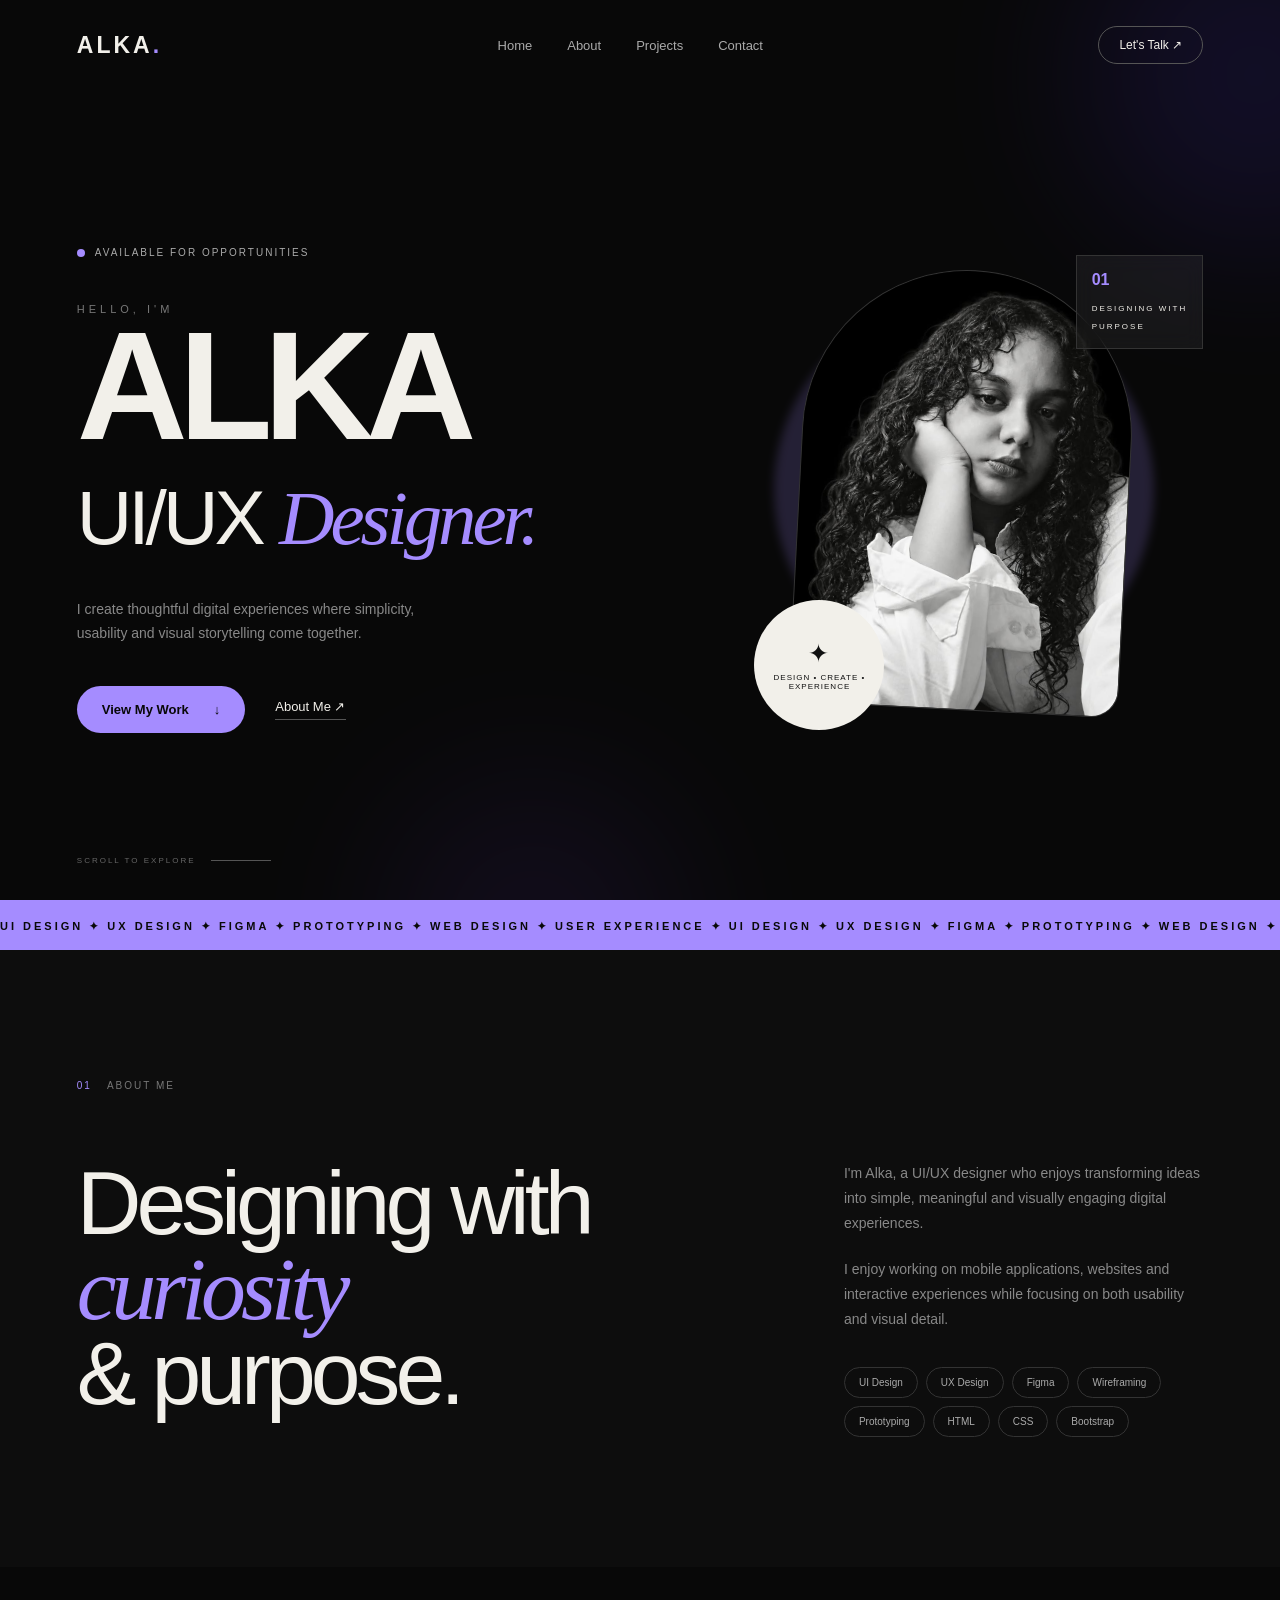
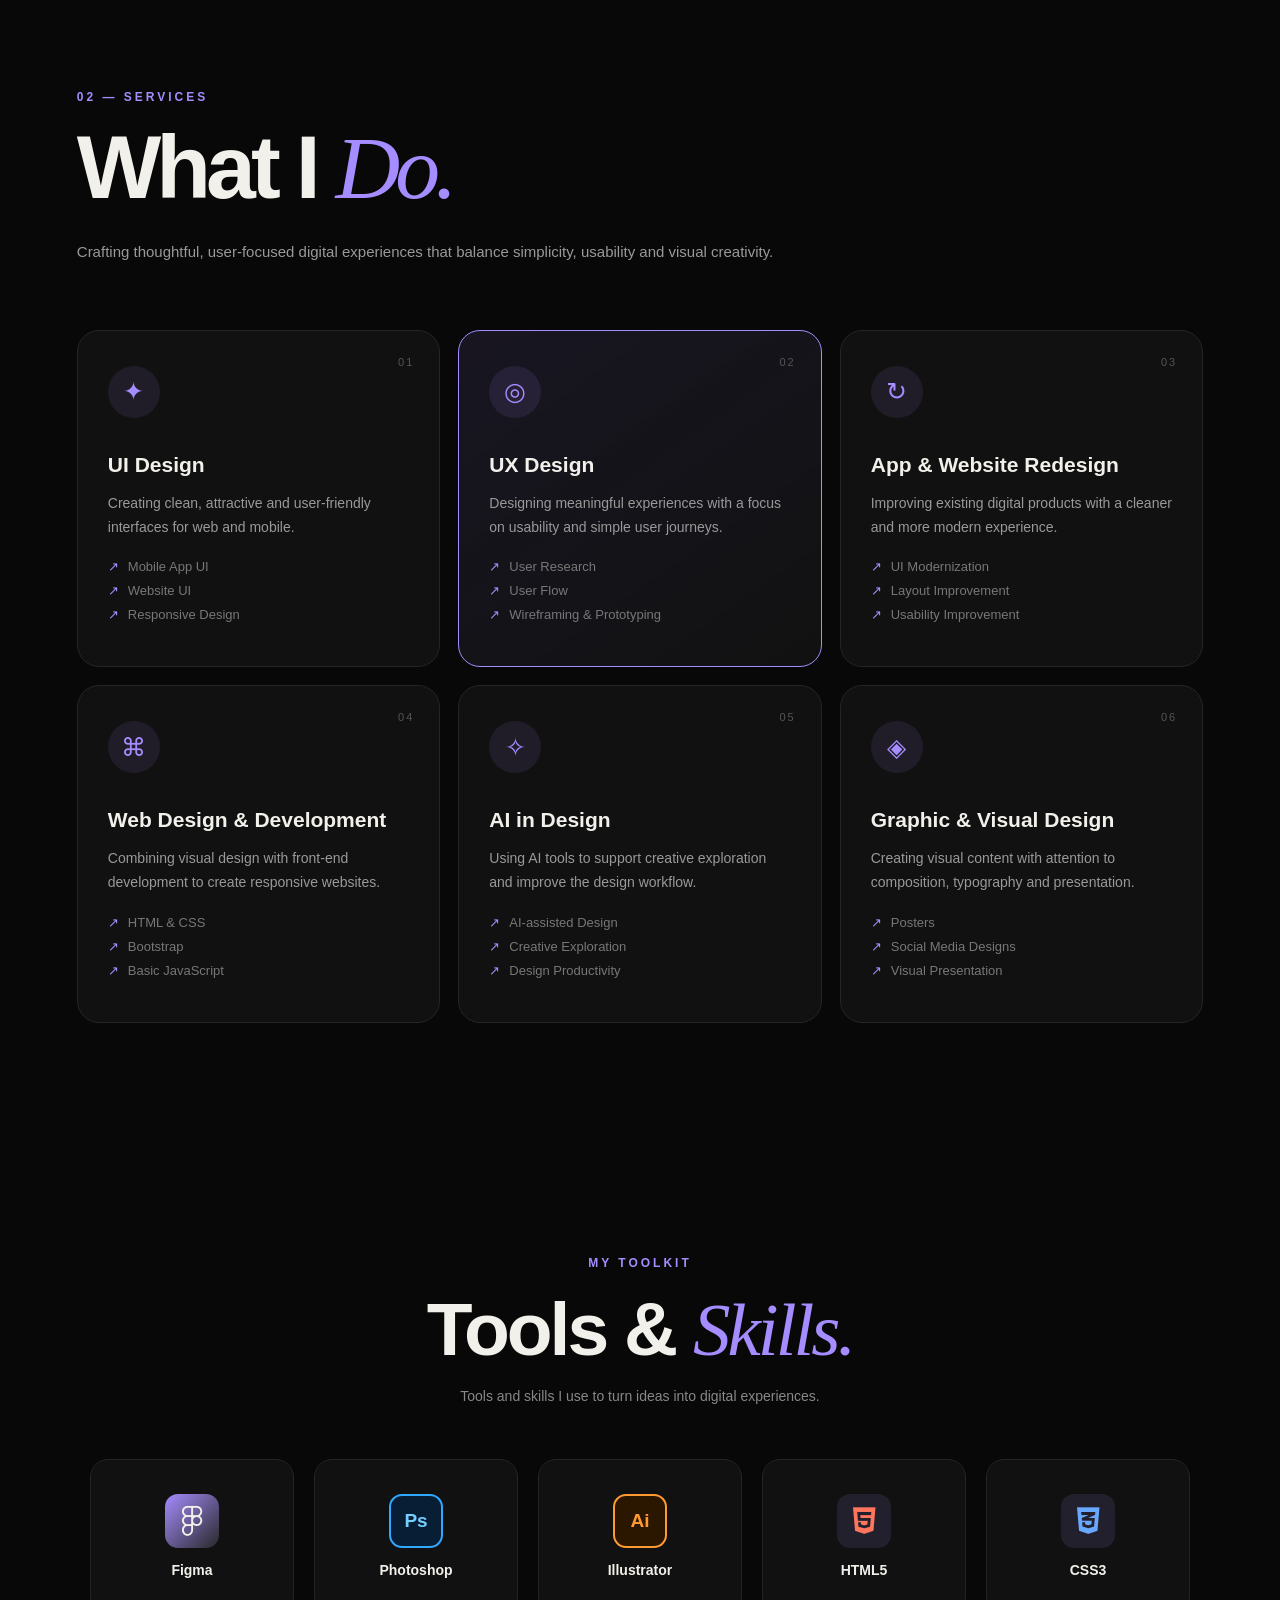
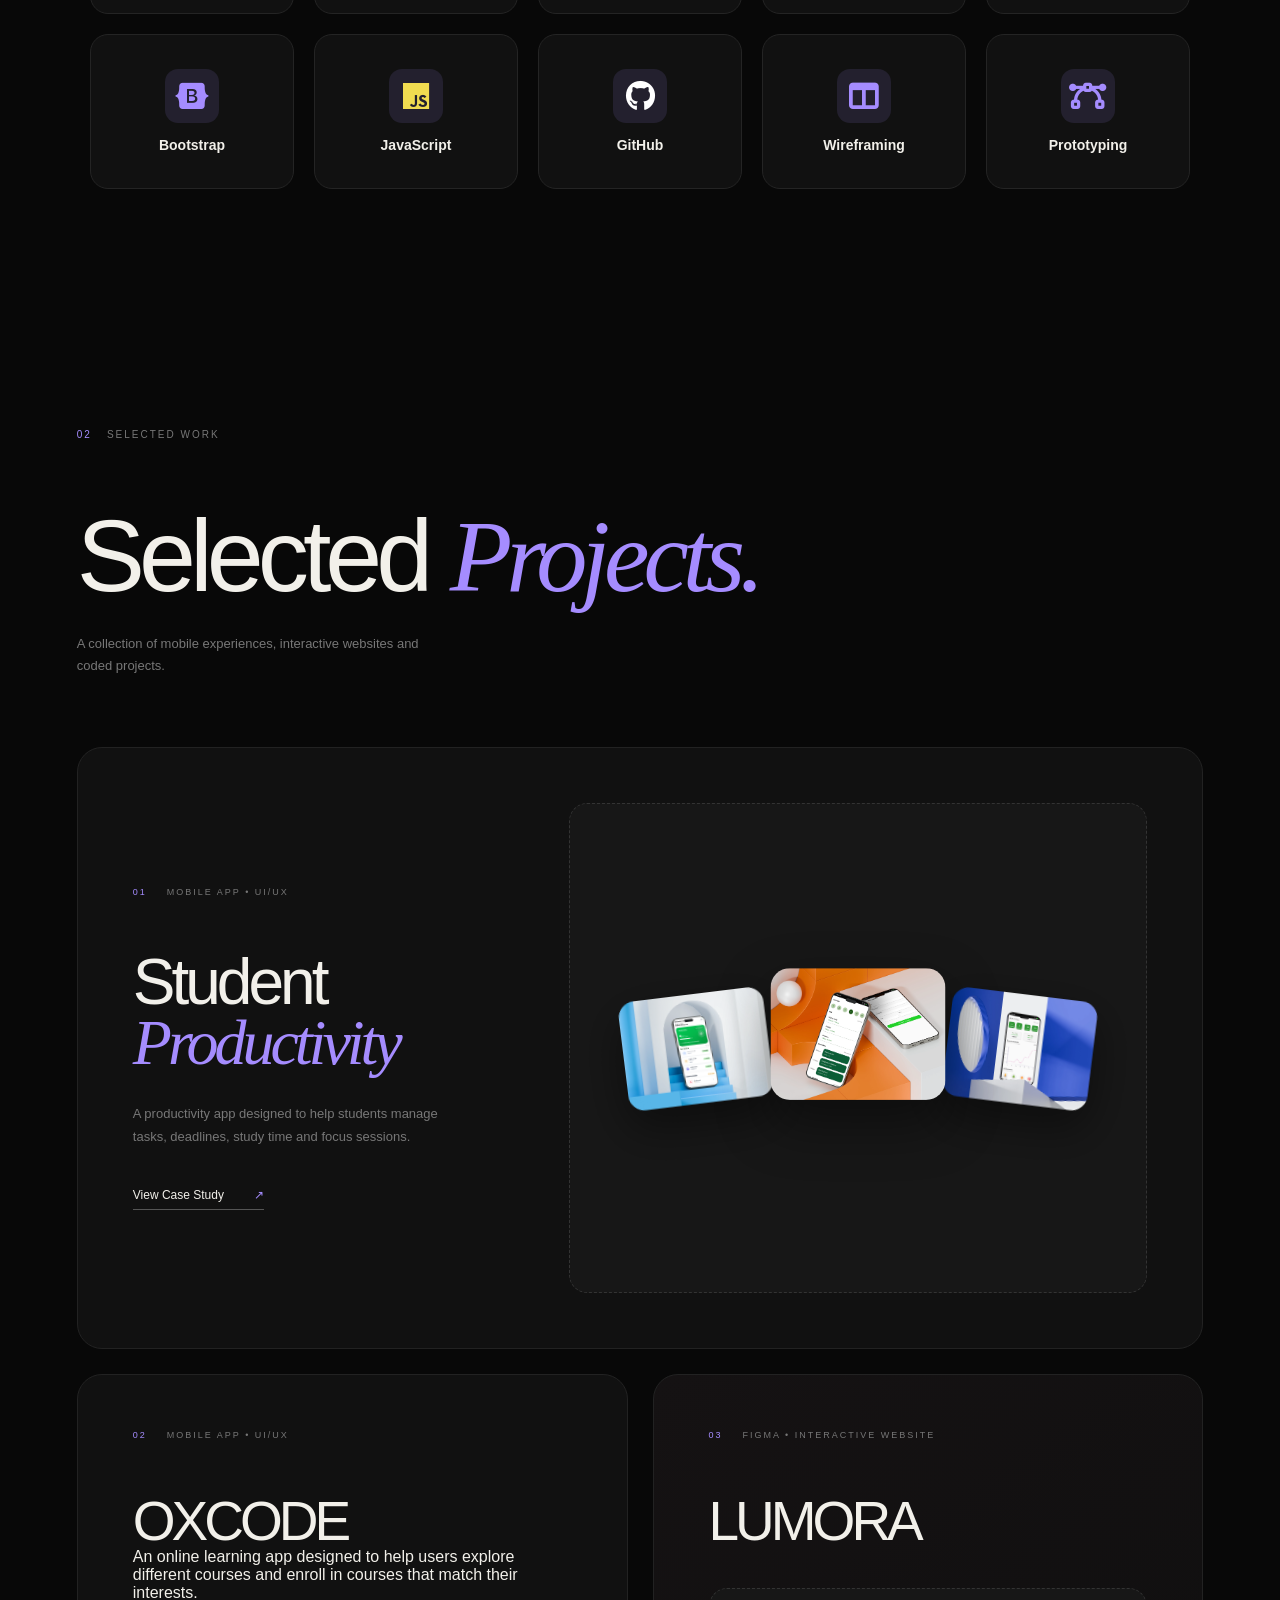
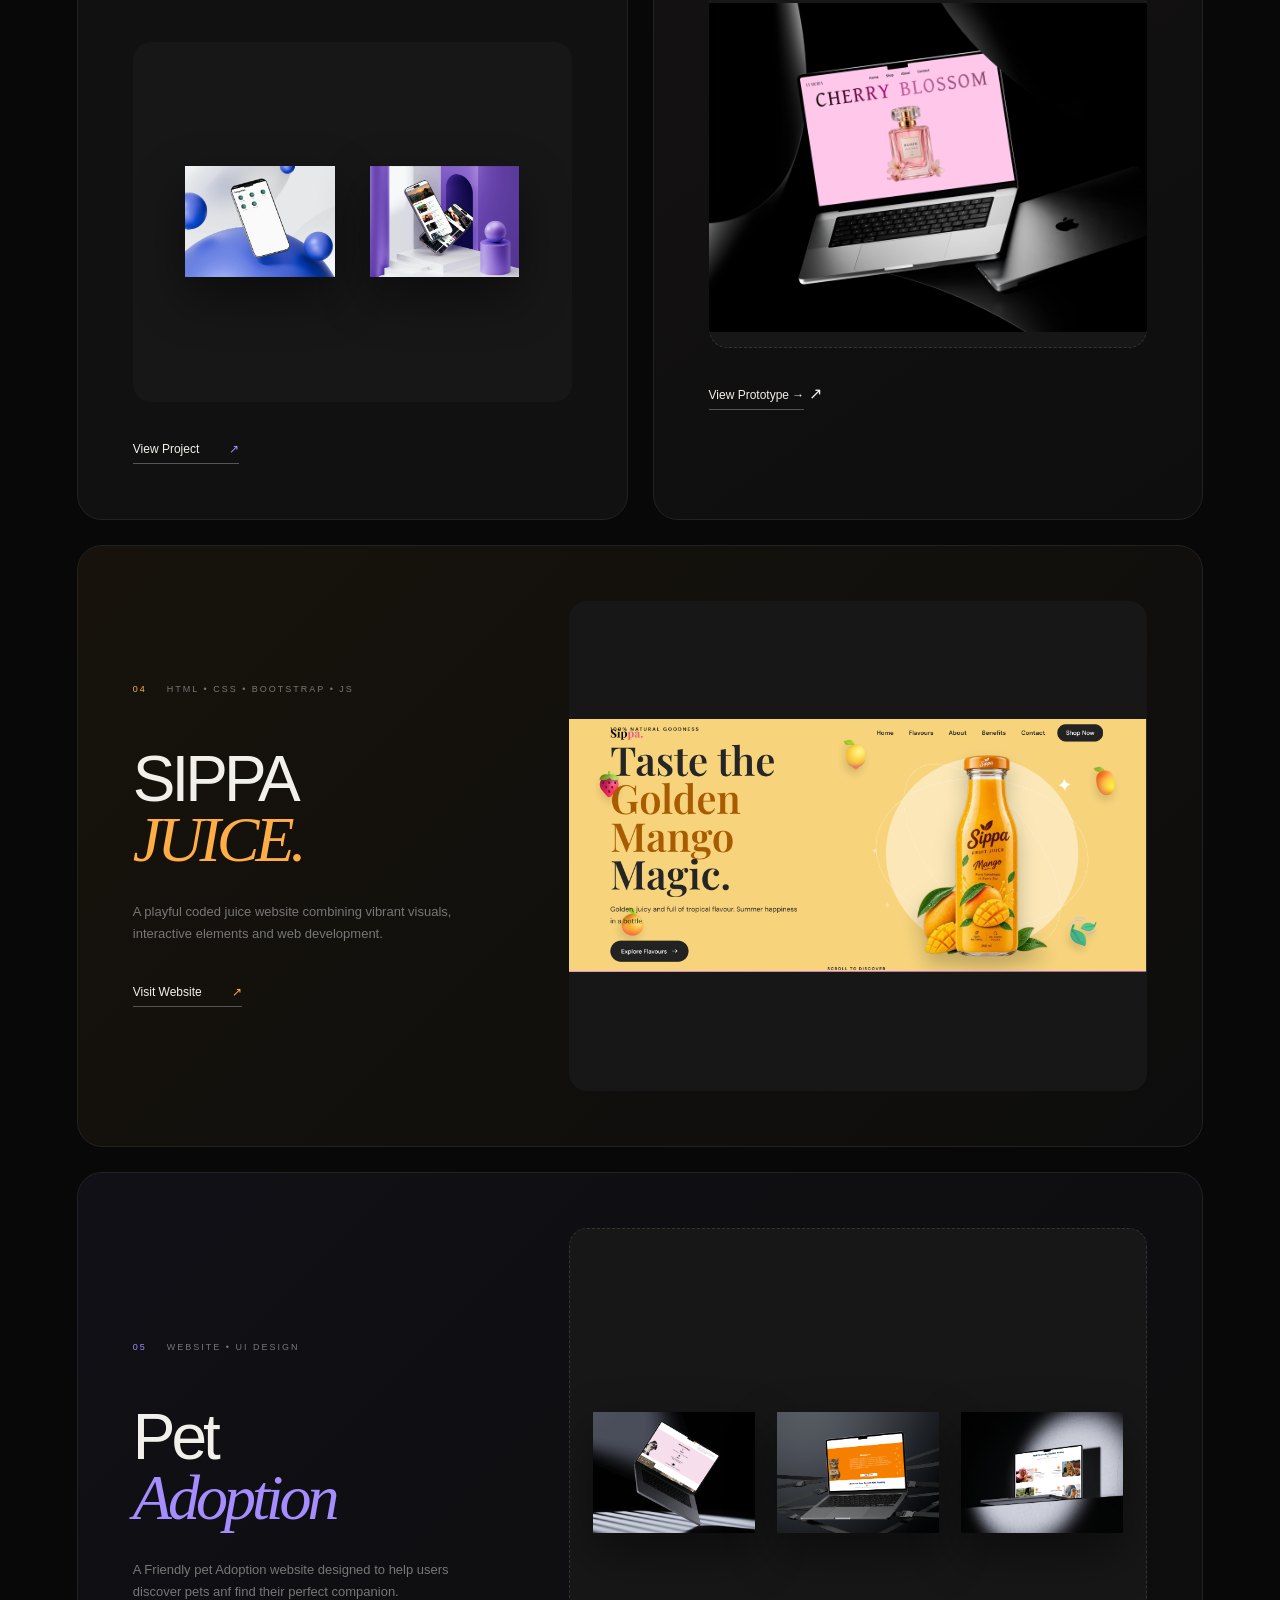
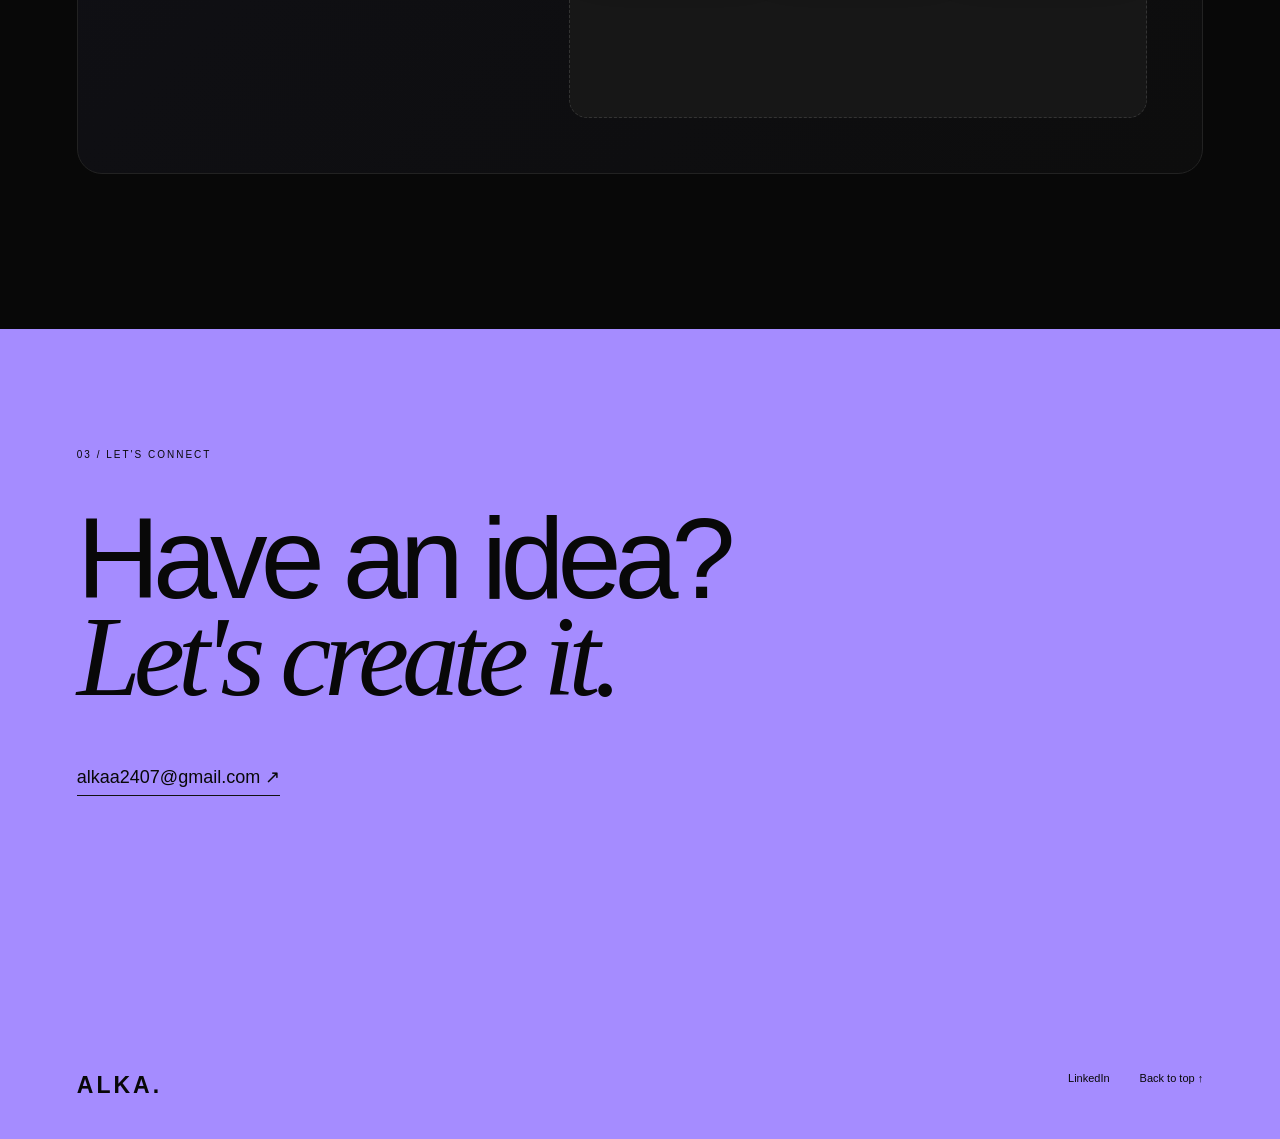
<file: index.html>
<!DOCTYPE html>
<html lang="en">

<head>
    <meta charset="UTF-8">
    <meta name="viewport" content="width=device-width, initial-scale=1.0">

    <title>Alka — UI/UX Designer</title>

    <link rel="stylesheet" href="style.css">
    <link rel="stylesheet"
href="https://cdnjs.cloudflare.com/ajax/libs/font-awesome/6.5.2/css/all.min.css">


</head>

<body>

    <!-- NAVBAR -->

    <nav class="navbar">

        <a href="#home" class="logo">
            ALKA<span>.</span>
        </a>

        <div class="nav-links">
            <a href="#home">Home</a>
            <a href="#about">About</a>
            <a href="#projects">Projects</a>
            <a href="#contact">Contact</a>
        </div>

        <a href="#contact" class="talk-btn">
            Let's Talk ↗
        </a>

    </nav>


    <!-- HERO -->

    <section class="hero" id="home">

        <div class="hero-glow glow-one"></div>
        <div class="hero-glow glow-two"></div>

        <div class="hero-left">

            <div class="available">
                <span></span>
                AVAILABLE FOR OPPORTUNITIES
            </div>

            <p class="hello">HELLO, I'M</p>

            <h1>
                ALKA
            </h1>

            <h2>
                UI/UX <em>Designer.</em>
            </h2>

            <p class="hero-description">
                I create thoughtful digital experiences
                where simplicity, usability and visual
                storytelling come together.
            </p>

            <div class="hero-buttons">

                <a href="#projects" class="main-btn">
                    View My Work
                    <span>↓</span>
                </a>

                <a href="#about" class="text-btn">
                    About Me ↗
                </a>

            </div>

        </div>


        <!-- YOUR PHOTO -->

        <div class="hero-right">

            <div class="photo-decoration"></div>

            <div class="photo-frame">

                <img
                    src="images/alka-photo.jpg"
                    alt="Alka UI UX Designer"
                    class="alka-photo"
                >

                <div class="photo-placeholder">
                    ADD YOUR<br>PHOTO
                </div>

            </div>

            <div class="designer-tag">
                <span>✦</span>
                DESIGN • CREATE • EXPERIENCE
            </div>

            <div class="small-card">
                <strong>01</strong>
                <span>
                    DESIGNING WITH<br>
                    PURPOSE
                </span>
            </div>

        </div>


        <div class="scroll">
            SCROLL TO EXPLORE
            <span></span>
        </div>

    </section>



    <!-- MOVING TEXT -->

    <section class="ticker">

        <div class="ticker-text">
            UI DESIGN ✦ UX DESIGN ✦ FIGMA ✦
            PROTOTYPING ✦ WEB DESIGN ✦
            USER EXPERIENCE ✦
            UI DESIGN ✦ UX DESIGN ✦ FIGMA ✦
            PROTOTYPING ✦ WEB DESIGN ✦
        </div>

    </section>



    <!-- ABOUT -->

    <section class="about section" id="about">

        <div class="section-label">
            <span>01</span>
            ABOUT ME
        </div>


        <div class="about-grid">

            <div class="about-title">

                <h2>
                    Designing with
                    <em>curiosity</em>
                    & purpose.
                </h2>

            </div>


            <div class="about-content">

                <p>
                    I'm Alka, a UI/UX designer who enjoys
                    transforming ideas into simple, meaningful
                    and visually engaging digital experiences.
                </p>

                <p>
                    I enjoy working on mobile applications,
                    websites and interactive experiences while
                    focusing on both usability and visual detail.
                </p>


                <div class="skills">

                    <span>UI Design</span>
                    <span>UX Design</span>
                    <span>Figma</span>
                    <span>Wireframing</span>
                    <span>Prototyping</span>
                    <span>HTML</span>
                    <span>CSS</span>
                    <span>Bootstrap</span>

                </div>

            </div>

        </div>

    </section>



    <!-- PROJECTS -->
     <!-- ================= SERVICES ================= -->
      

<section class="services-section" id="services">

    <div class="services-heading">
        <span class="section-number">02 — SERVICES</span>
        <h2>What I <em>Do.</em></h2>

        <p>
            Crafting thoughtful, user-focused digital experiences
            that balance simplicity, usability and visual creativity.
        </p>
    </div>

    <div class="services-grid">

        <!-- UI DESIGN -->
        <div class="service-card">
            <div class="service-icon">✦</div>
            <span class="service-no">01</span>

            <h3>UI Design</h3>

            <p>
                Creating clean, attractive and user-friendly
                interfaces for web and mobile.
            </p>

            <ul>
                <li>Mobile App UI</li>
                <li>Website UI</li>
                <li>Responsive Design</li>
            </ul>
        </div>


        <!-- UX DESIGN -->
        <div class="service-card featured-service">
            <div class="service-icon">◎</div>
            <span class="service-no">02</span>

            <h3>UX Design</h3>

            <p>
                Designing meaningful experiences with a focus
                on usability and simple user journeys.
            </p>

            <ul>
                <li>User Research</li>
                <li>User Flow</li>
                <li>Wireframing & Prototyping</li>
            </ul>
        </div>


        <!-- REDESIGN -->
        <div class="service-card">
            <div class="service-icon">↻</div>
            <span class="service-no">03</span>

            <h3>App & Website Redesign</h3>

            <p>
                Improving existing digital products with a
                cleaner and more modern experience.
            </p>

            <ul>
                <li>UI Modernization</li>
                <li>Layout Improvement</li>
                <li>Usability Improvement</li>
            </ul>
        </div>


        <!-- WEB DESIGN -->
        <div class="service-card">
            <div class="service-icon">⌘</div>
            <span class="service-no">04</span>

            <h3>Web Design & Development</h3>

            <p>
                Combining visual design with front-end
                development to create responsive websites.
            </p>

            <ul>
                <li>HTML & CSS</li>
                <li>Bootstrap</li>
                <li>Basic JavaScript</li>
            </ul>
        </div>


        <!-- AI -->
        <div class="service-card">
            <div class="service-icon">✧</div>
            <span class="service-no">05</span>

            <h3>AI in Design</h3>

            <p>
                Using AI tools to support creative exploration
                and improve the design workflow.
            </p>

            <ul>
                <li>AI-assisted Design</li>
                <li>Creative Exploration</li>
                <li>Design Productivity</li>
            </ul>
        </div>


        <!-- GRAPHIC -->
        <div class="service-card">
            <div class="service-icon">◈</div>
            <span class="service-no">06</span>

            <h3>Graphic & Visual Design</h3>

            <p>
                Creating visual content with attention to
                composition, typography and presentation.
            </p>

            <ul>
                <li>Posters</li>
                <li>Social Media Designs</li>
                <li>Visual Presentation</li>
            </ul>
        </div>

    </div>

</section>
<!-- ================= TOOLS & SKILLS ================= -->

<section class="skills-section" id="skills">

    <div class="skills-heading">
        <span>MY TOOLKIT</span>
        <h2>Tools & <em>Skills.</em></h2>
        <p>Tools and skills I use to turn ideas into digital experiences.</p>
    </div>

    <div class="skills-grid">

        <!-- FIGMA -->
        <div class="skill-card">
            <div class="skill-icon figma">
                <i class="fa-brands fa-figma"></i>
            </div>
            <h3>Figma</h3>
        </div>

        <!-- PHOTOSHOP -->
        <div class="skill-card">
            <div class="skill-icon photoshop">
                <span>Ps</span>
            </div>
            <h3>Photoshop</h3>
        </div>

        <!-- ILLUSTRATOR -->
        <div class="skill-card">
            <div class="skill-icon illustrator">
                <span>Ai</span>
            </div>
            <h3>Illustrator</h3>
        </div>

        <!-- HTML -->
        <div class="skill-card">
            <div class="skill-icon html">
                <i class="fa-brands fa-html5"></i>
            </div>
            <h3>HTML5</h3>
        </div>

        <!-- CSS -->
        <div class="skill-card">
            <div class="skill-icon css">
                <i class="fa-brands fa-css3-alt"></i>
            </div>
            <h3>CSS3</h3>
        </div>

        <!-- BOOTSTRAP -->
        <div class="skill-card">
            <div class="skill-icon bootstrap">
                <i class="fa-brands fa-bootstrap"></i>
            </div>
            <h3>Bootstrap</h3>
        </div>

        <!-- JAVASCRIPT -->
        <div class="skill-card">
            <div class="skill-icon javascript">
                <i class="fa-brands fa-js"></i>
            </div>
            <h3>JavaScript</h3>
        </div>

        <!-- GITHUB -->
        <div class="skill-card">
            <div class="skill-icon github">
                <i class="fa-brands fa-github"></i>
            </div>
            <h3>GitHub</h3>
        </div>

        <!-- WIREFRAMING -->
        <div class="skill-card">
            <div class="skill-icon wireframe">
                <i class="fa-solid fa-table-columns"></i>
            </div>
            <h3>Wireframing</h3>
        </div>

        <!-- PROTOTYPING -->
        <div class="skill-card">
            <div class="skill-icon prototype">
                <i class="fa-solid fa-bezier-curve"></i>
            </div>
            <h3>Prototyping</h3>
        </div>

    </div>

</section>

    <section class="projects section" id="projects">

        <div class="projects-heading">

            <div class="section-label">
                <span>02</span>
                SELECTED WORK
            </div>

            <h2>
                Selected
                <em>Projects.</em>
            </h2>

            <p>
                A collection of mobile experiences,
                interactive websites and coded projects.
            </p>

        </div>



        <!-- PROJECT 01 -->

        <article class="project-card featured">

            <div class="project-text">

                <div class="project-meta">
                    <span>01</span>
                    <span>MOBILE APP • UI/UX</span>
                </div>

                <h3>
                    Student
                    <em>Productivity</em>
                </h3>

                <p>
                    A productivity app designed to help
                    students manage tasks, deadlines,
                    study time and focus sessions.
                </p>

                <a href="student-productivity.html"
                   class="project-btn">

                    View Case Study

                    <span>↗</span>

                </a>

            </div>


            <!-- STUDENT MOCKUP -->

            <div class="project-image">

                <div class="mockup-placeholder">
                    ADD STUDENT APP<br>
                    MOCKUP HERE
                </div>

                <div class="app-screens">
    <img src="images/student-1.png" alt="Student App Screen 1">
    <img src="images/student-2.png" alt="Student App Screen 2">
    <img src="images/student-3.png" alt="Student App Screen 3">
    
</div>

            </div>

        </article>



        <!-- PROJECT ROW -->

        <div class="project-row">


            <!-- PROJECT 02 -->

            <article class="project-card small-project">

                <div class="project-meta">
                    <span>02</span>
                    <span>MOBILE APP • UI/UX</span>
                </div>

                <h3>
                  OXCODE
                
                </h3>
                

<p class="project-description">

    An online learning app designed to help users explore different courses
    and enroll in courses that match their interests.
</p>


                <div class="small-mockup">

                    <div class="second-app-screens">
    <img src="images/second-1.png" alt="Learning App Screen 1">
    <img src="images/second-2.png" alt="Learning App Screen 2">
</div>

                </div>


                <a href="#"
                   class="project-btn">

                    View Project
                    <span>↗</span>

                </a>

            </article>



            <!-- PROJECT 03 -->

            <article class="project-card small-project perfume">

                <div class="project-meta">
                    <span>03</span>
                    <span>FIGMA • INTERACTIVE WEBSITE</span>
                </div>

                <h3>
                    LUMORA
            
                </h3>


                <div class="small-mockup">

                    <div class="mockup-placeholder">
                        ADD PERFUME<br>
                        MOCKUP
                    </div>

                    <img
                        src="images/perfume-mockup.png"
                        alt="Perfume Website Mockup"
                    >

                </div>


                <a href="https://www.figma.com/proto/LFHCLTjM7aONHgvI6O0NKR/Figma-basics?page-id=845%3A2&node-id=847-4&viewport=912%2C145%2C0.21&t=sUTYyCWgmlIPruXV-1&scaling=min-zoom&content-scaling=fixed&starting-point-node-id=847%3A4"
   target="_blank"
   class="project-btn">
    View Prototype →
</a>
                    
                    <span>↗</span>

                </a>

            </article>

        </div>



        <!-- PROJECT 04 - SIPPA JUICE -->

        <article class="project-card sippa">

            <div class="project-text">

                <div class="project-meta">
                    <span>04</span>
                    <span>HTML • CSS • BOOTSTRAP • JS</span>
                </div>

                <h3>
                    SIPPA
                    <em>JUICE.</em>
                </h3>

                <p>
                    A playful coded juice website combining
                    vibrant visuals, interactive elements
                    and web development.
                </p>

                <a href="https://sipp.tiiny.site/"
                target="-blank"
                   class="project-btn">

                    Visit Website
                    <span>↗</span>

                </a>

            </div>


            <div class="project-image">

                
    <img
        src="images/sippa-juice.png"
        alt="Sippa Juice Website"
    >
</div>

               
            </div>

        </article>



        <!-- PROJECT 05 -->

        <article class="project-card website-project">

            <div class="project-text">

                <div class="project-meta">
                    <span>05</span>
                    <span>WEBSITE • UI DESIGN</span>
                </div>

                <h3>
                    Pet
                    <em>Adoption</em>
                </h3>

                <p>
                    A Friendly pet Adoption website designed to help users discover pets anf find their perfect companion.
                </p>

               

            </div>


            <div class="project-image">

                <div class="mockup-placeholder">
                    ADD WEBSITE<br>
                    MOCKUP
                </div>

                <div class="pet-screens">
    <img src="images/pet-1.png" alt="Pet Adoption Screen 1">
    <img src="images/pet-2.png" alt="Pet Adoption Screen 2">
    <img src="images/pet-3.png" alt="Pet Adoption Screen 3">
</div>

            </div>

        </article>

    </section>



    <!-- CONTACT -->

    <section class="contact" id="contact">

        <p class="contact-label">
            03 / LET'S CONNECT
        </p>

        <h2>
            Have an idea?
            <br>

            <em>
                Let's create it.
            </em>
        </h2>


        <!-- CHANGE EMAIL -->

        <a
            href="mailto:alkaa2407@gmail.com"
            class="email"
        >
            alkaa2407@gmail.com ↗
        </a>


        <div class="footer">

            <div class="footer-logo">
                ALKA<span>.</span>
            </div>


            <div class="footer-links">

                <!-- ADD LINKEDIN LINK HERE -->

                <a href="https://www.linkedin.com/in/alka-p/">
                    LinkedIn
                    
                </a>

                <a href="#home">
                    Back to top ↑
                </a>

            </div>

        </div>

    </section>


    <script src="script.js"></script>

</body>
</html>
</file>
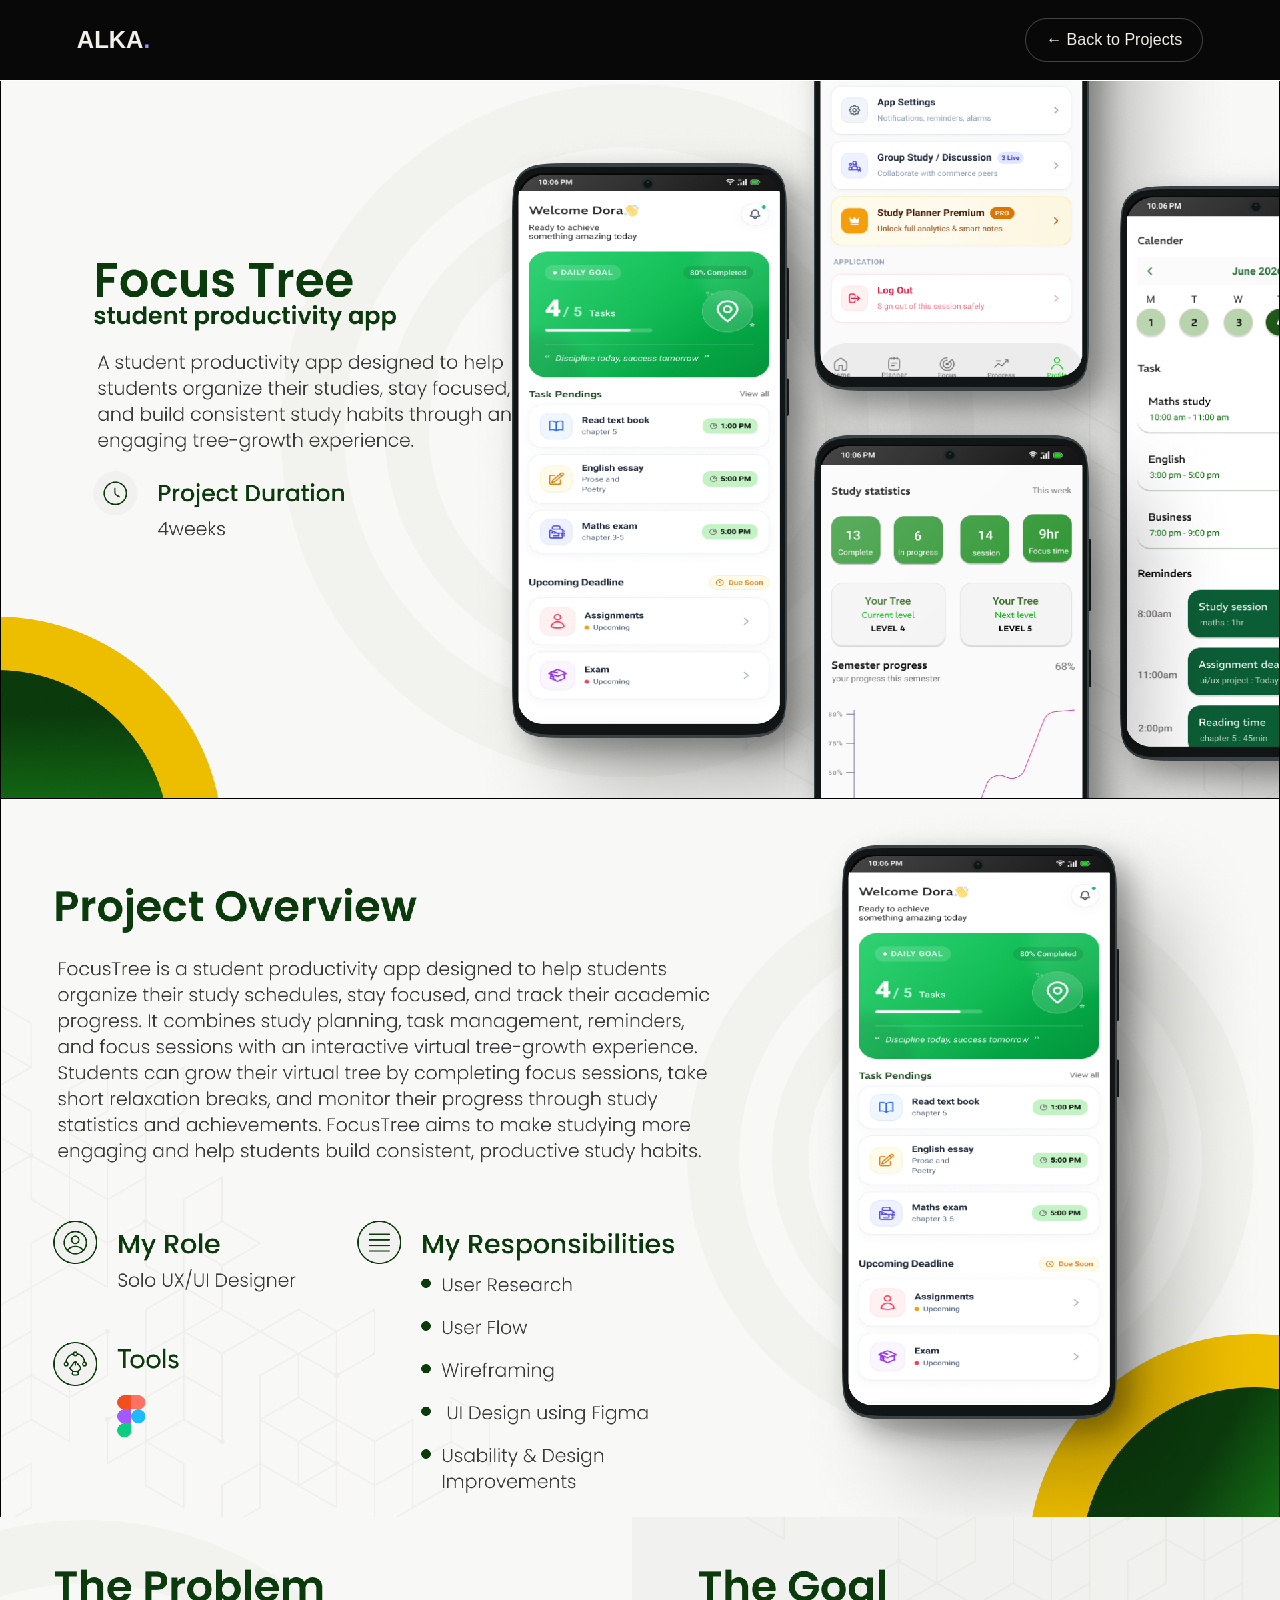
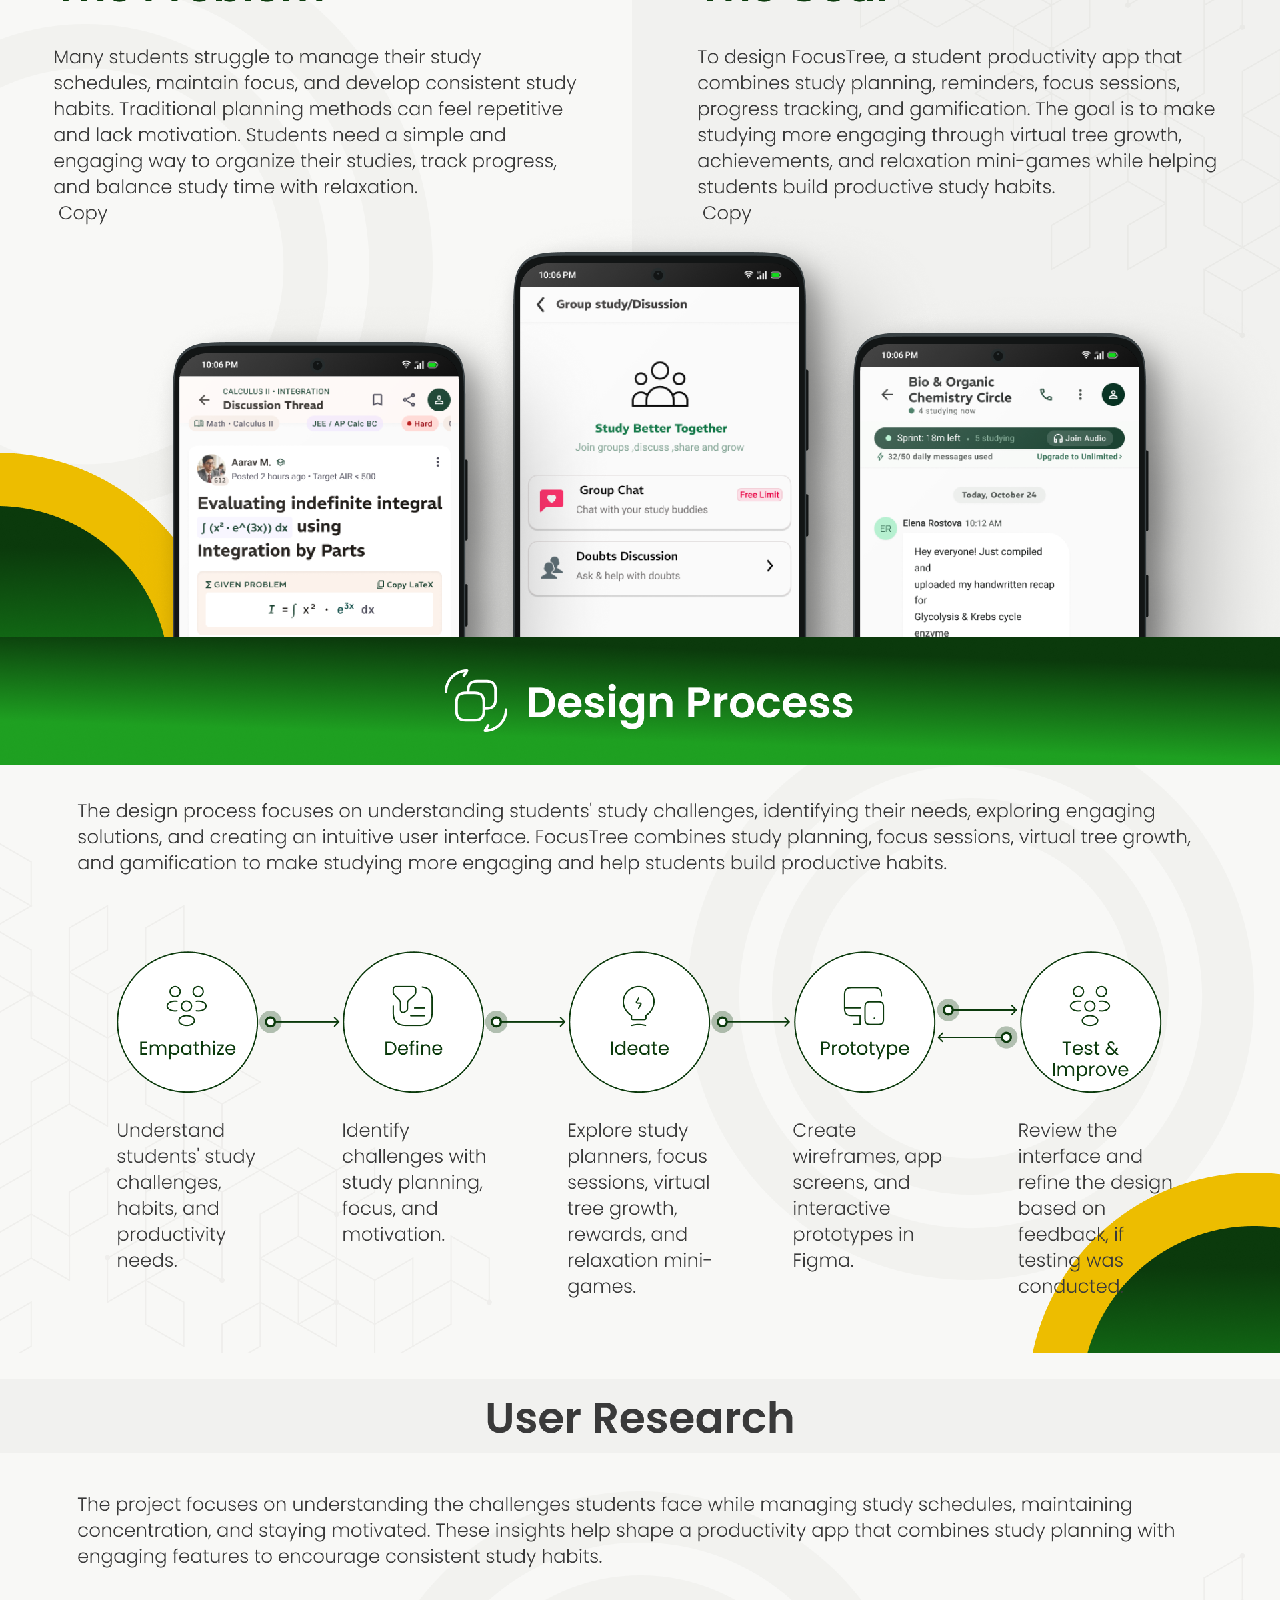
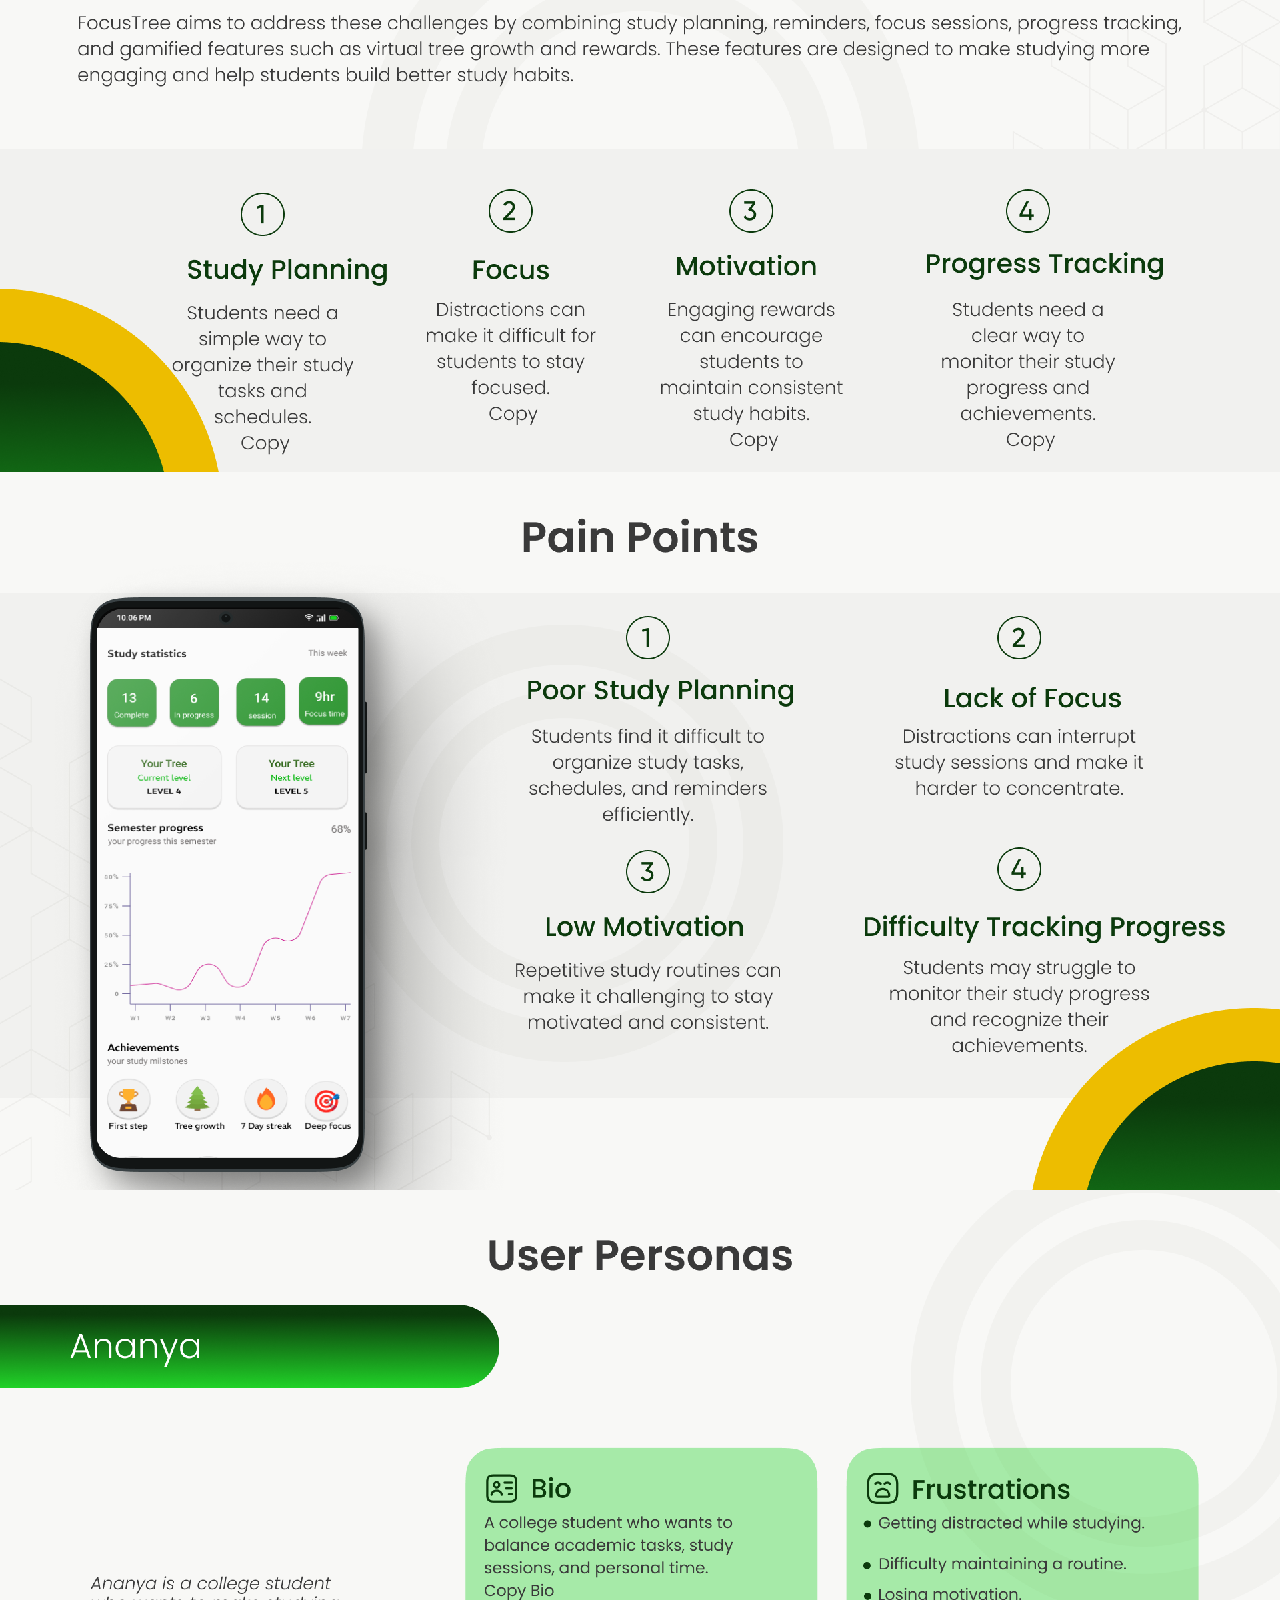
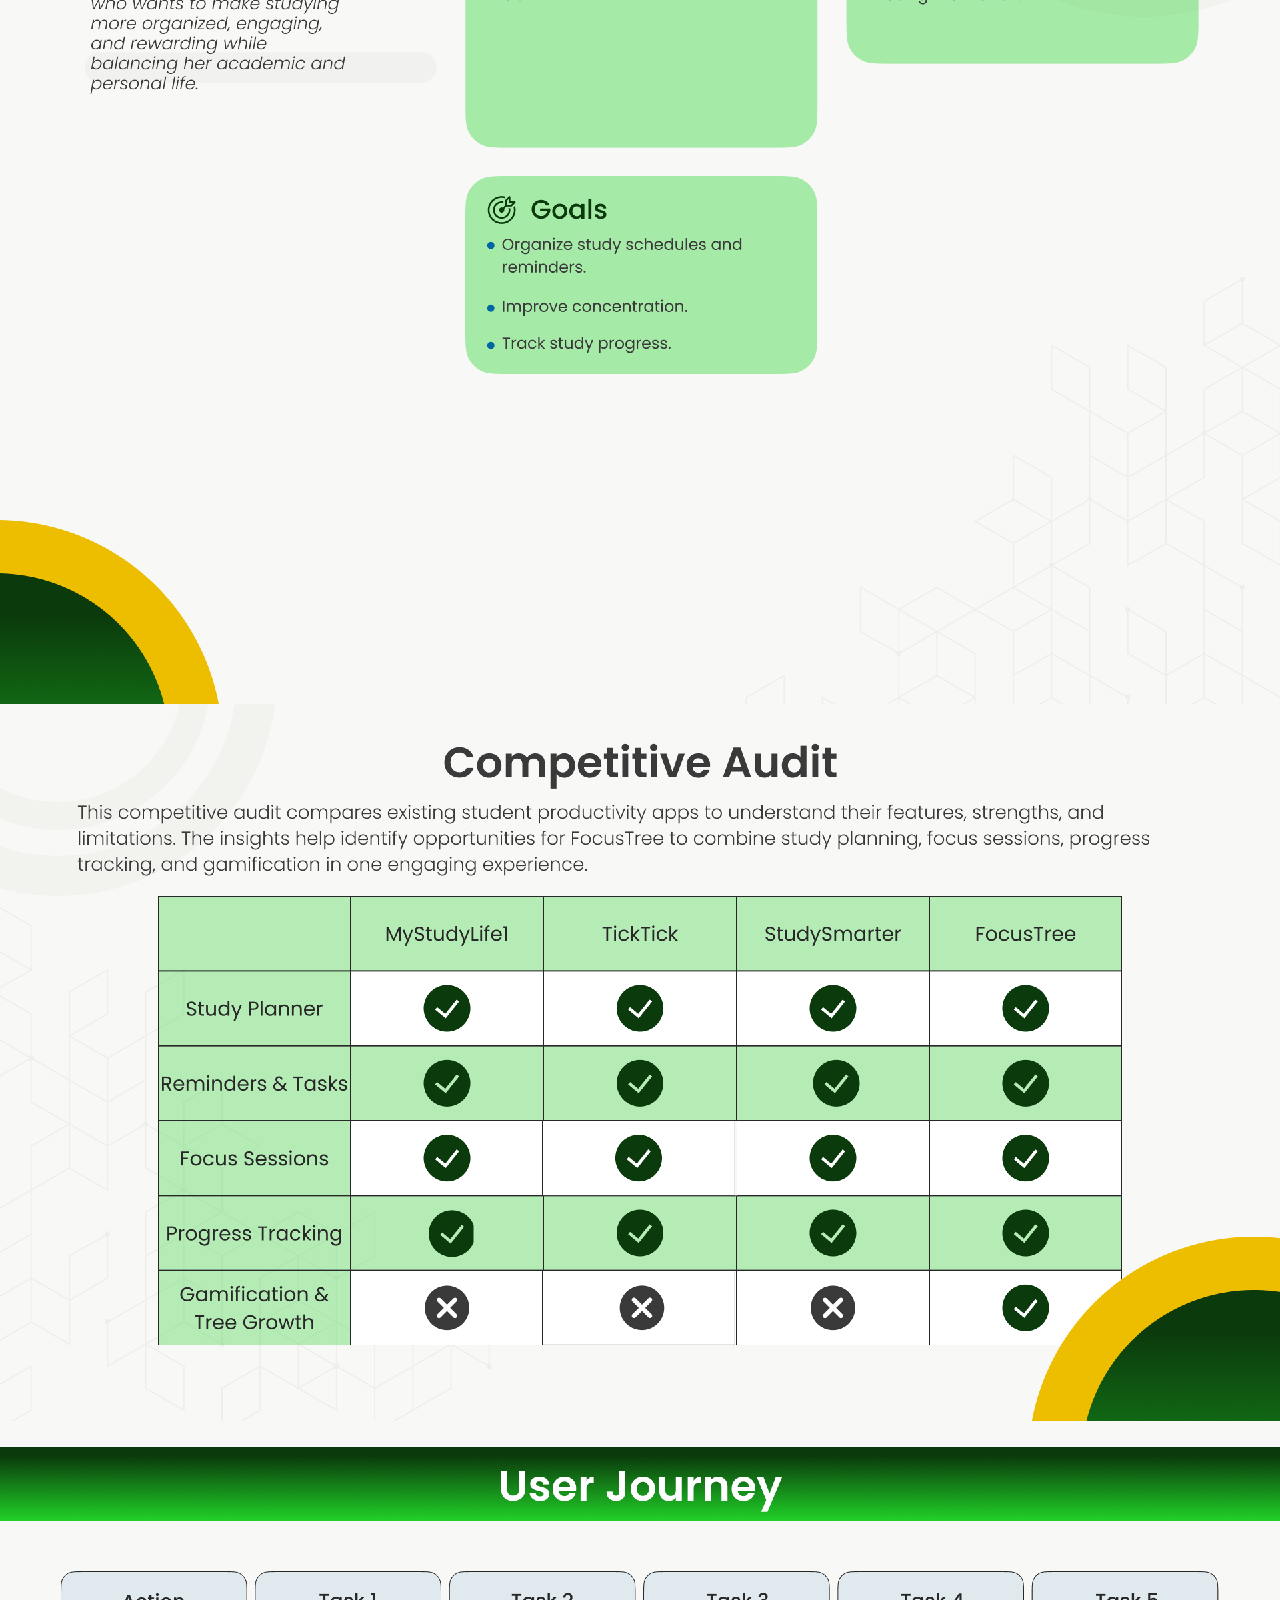
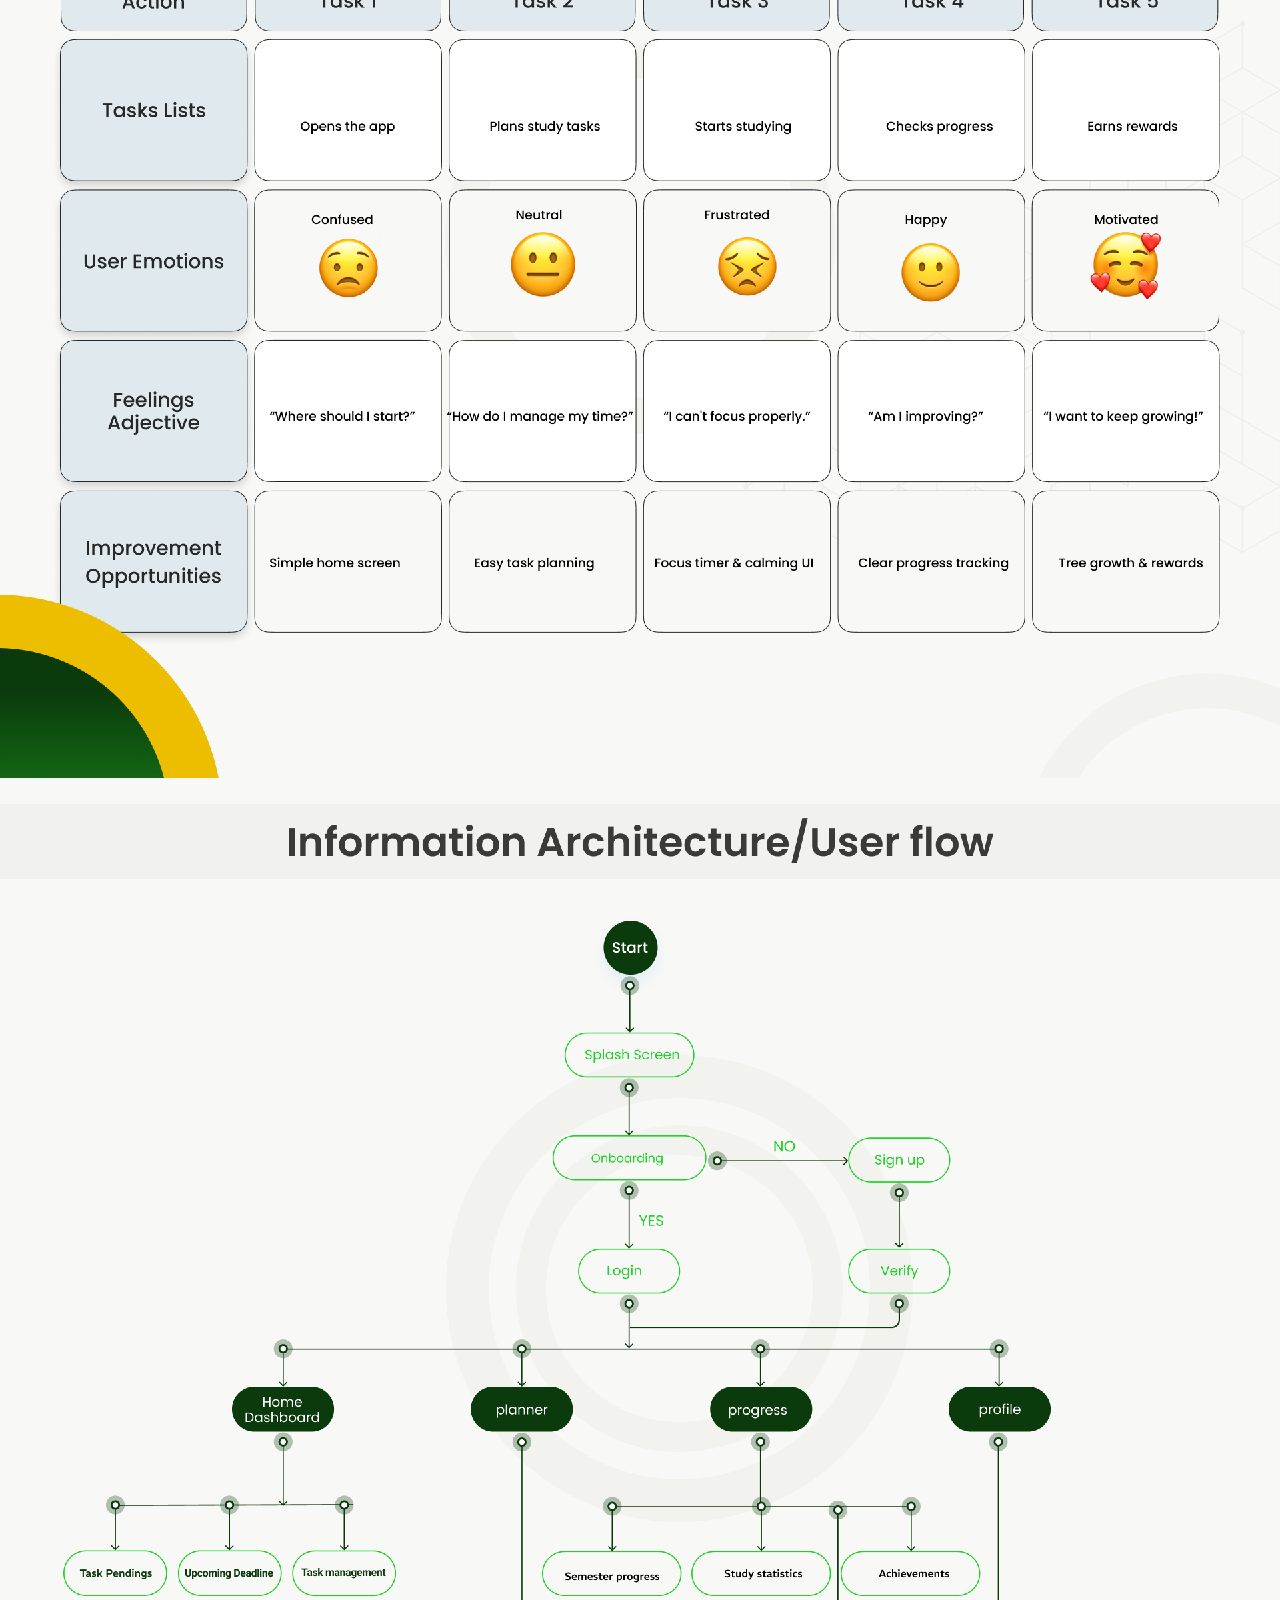
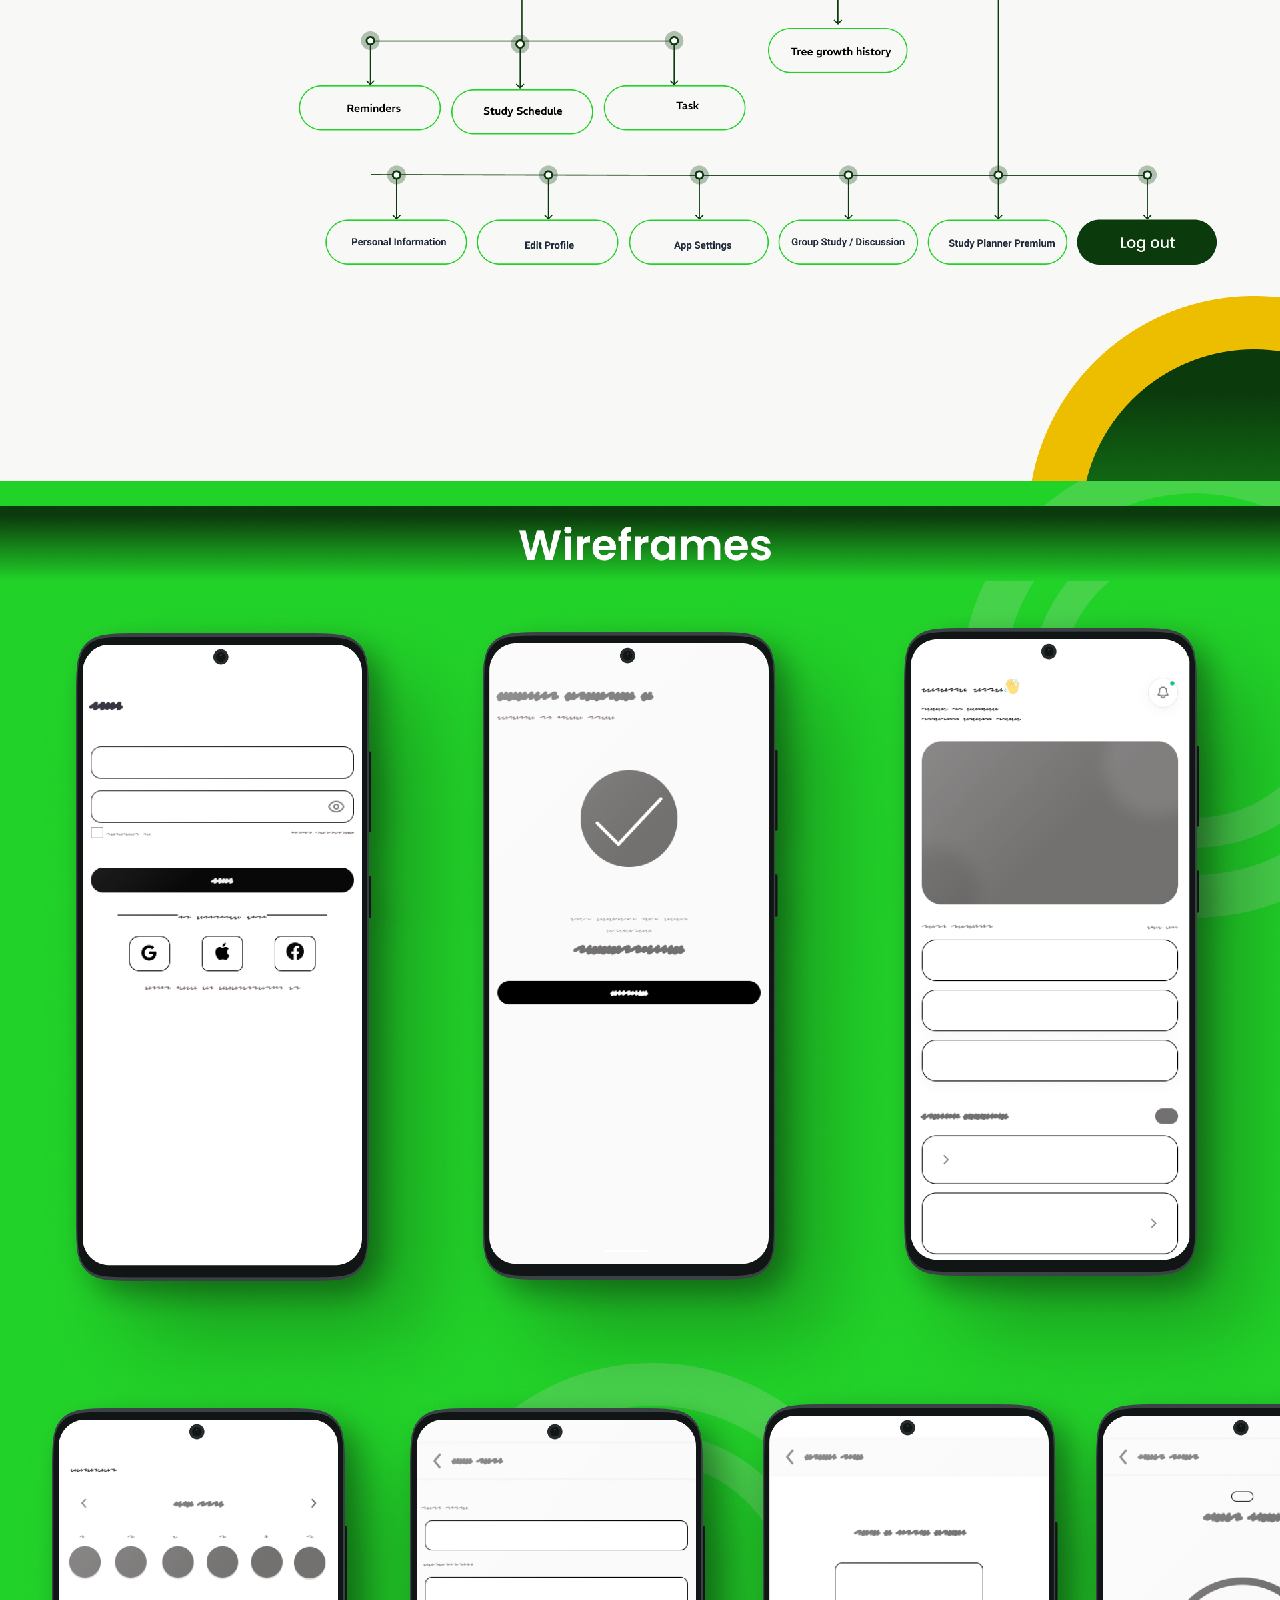
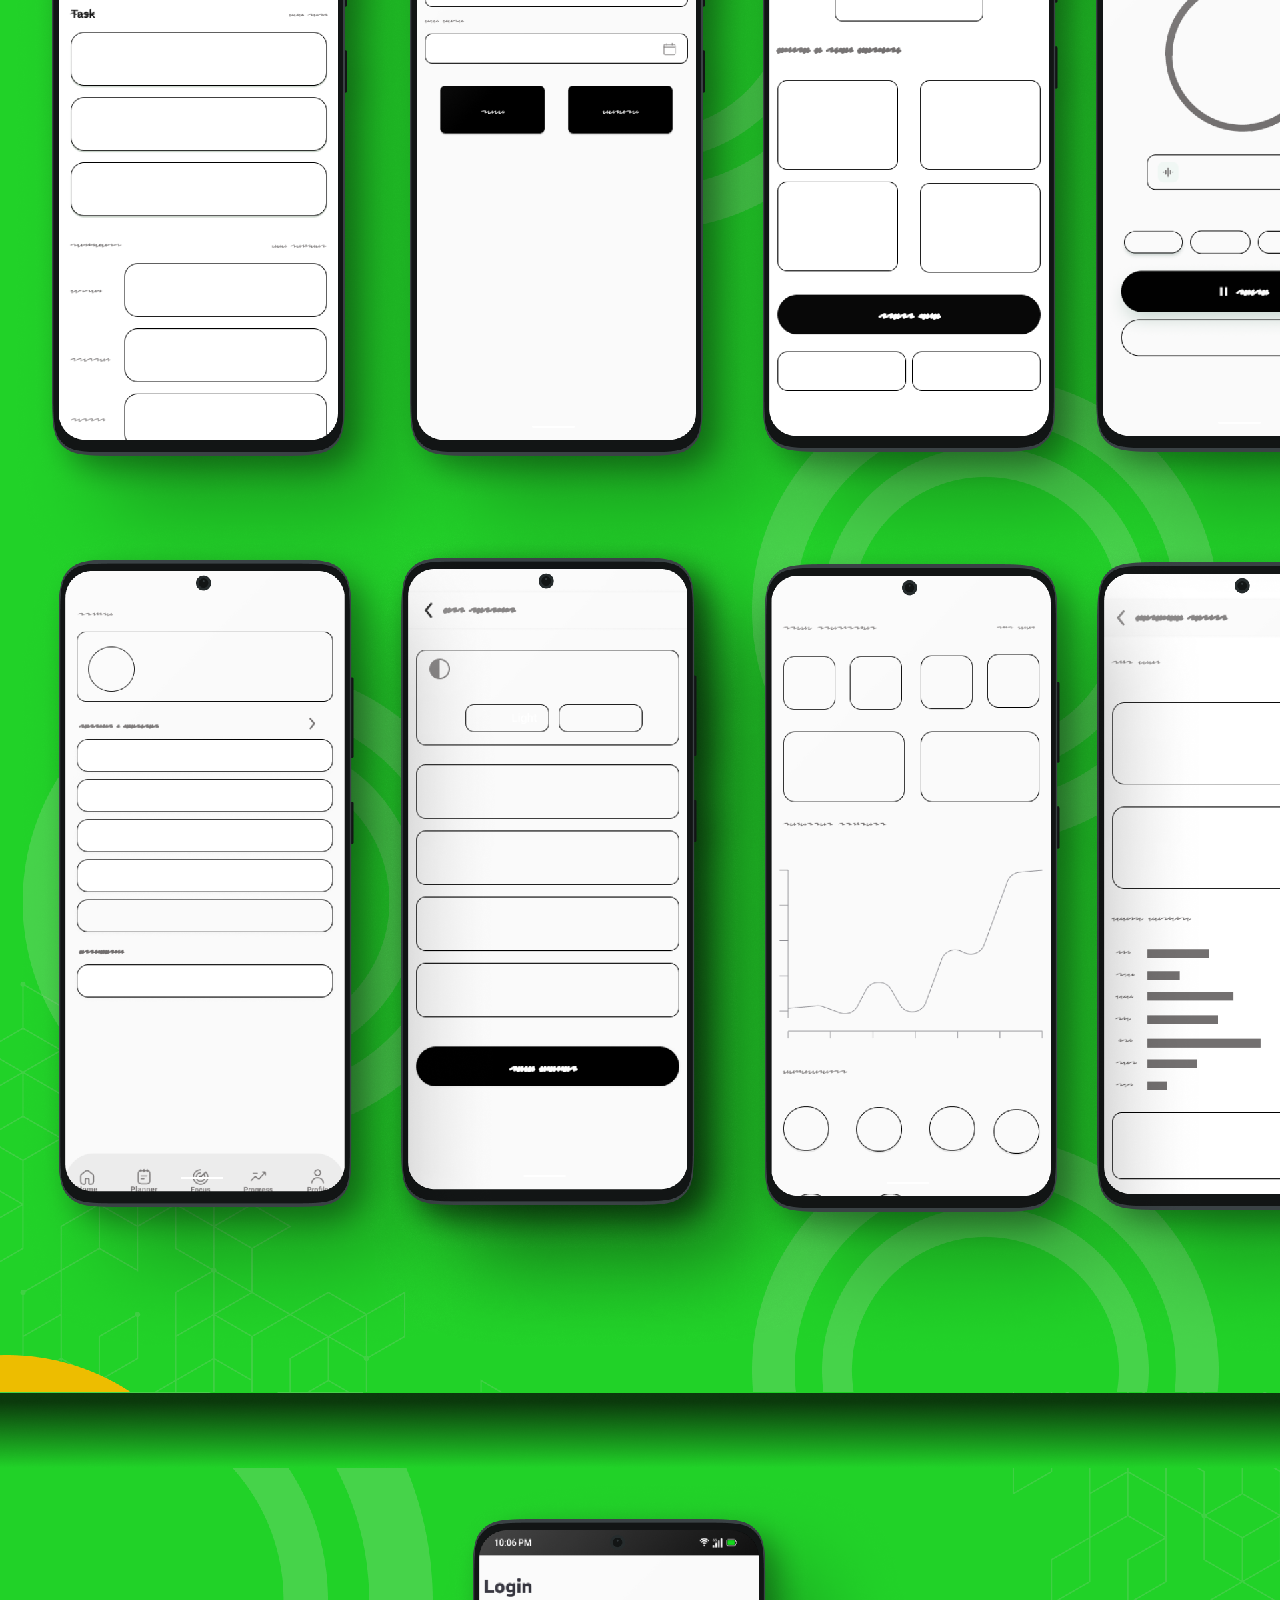
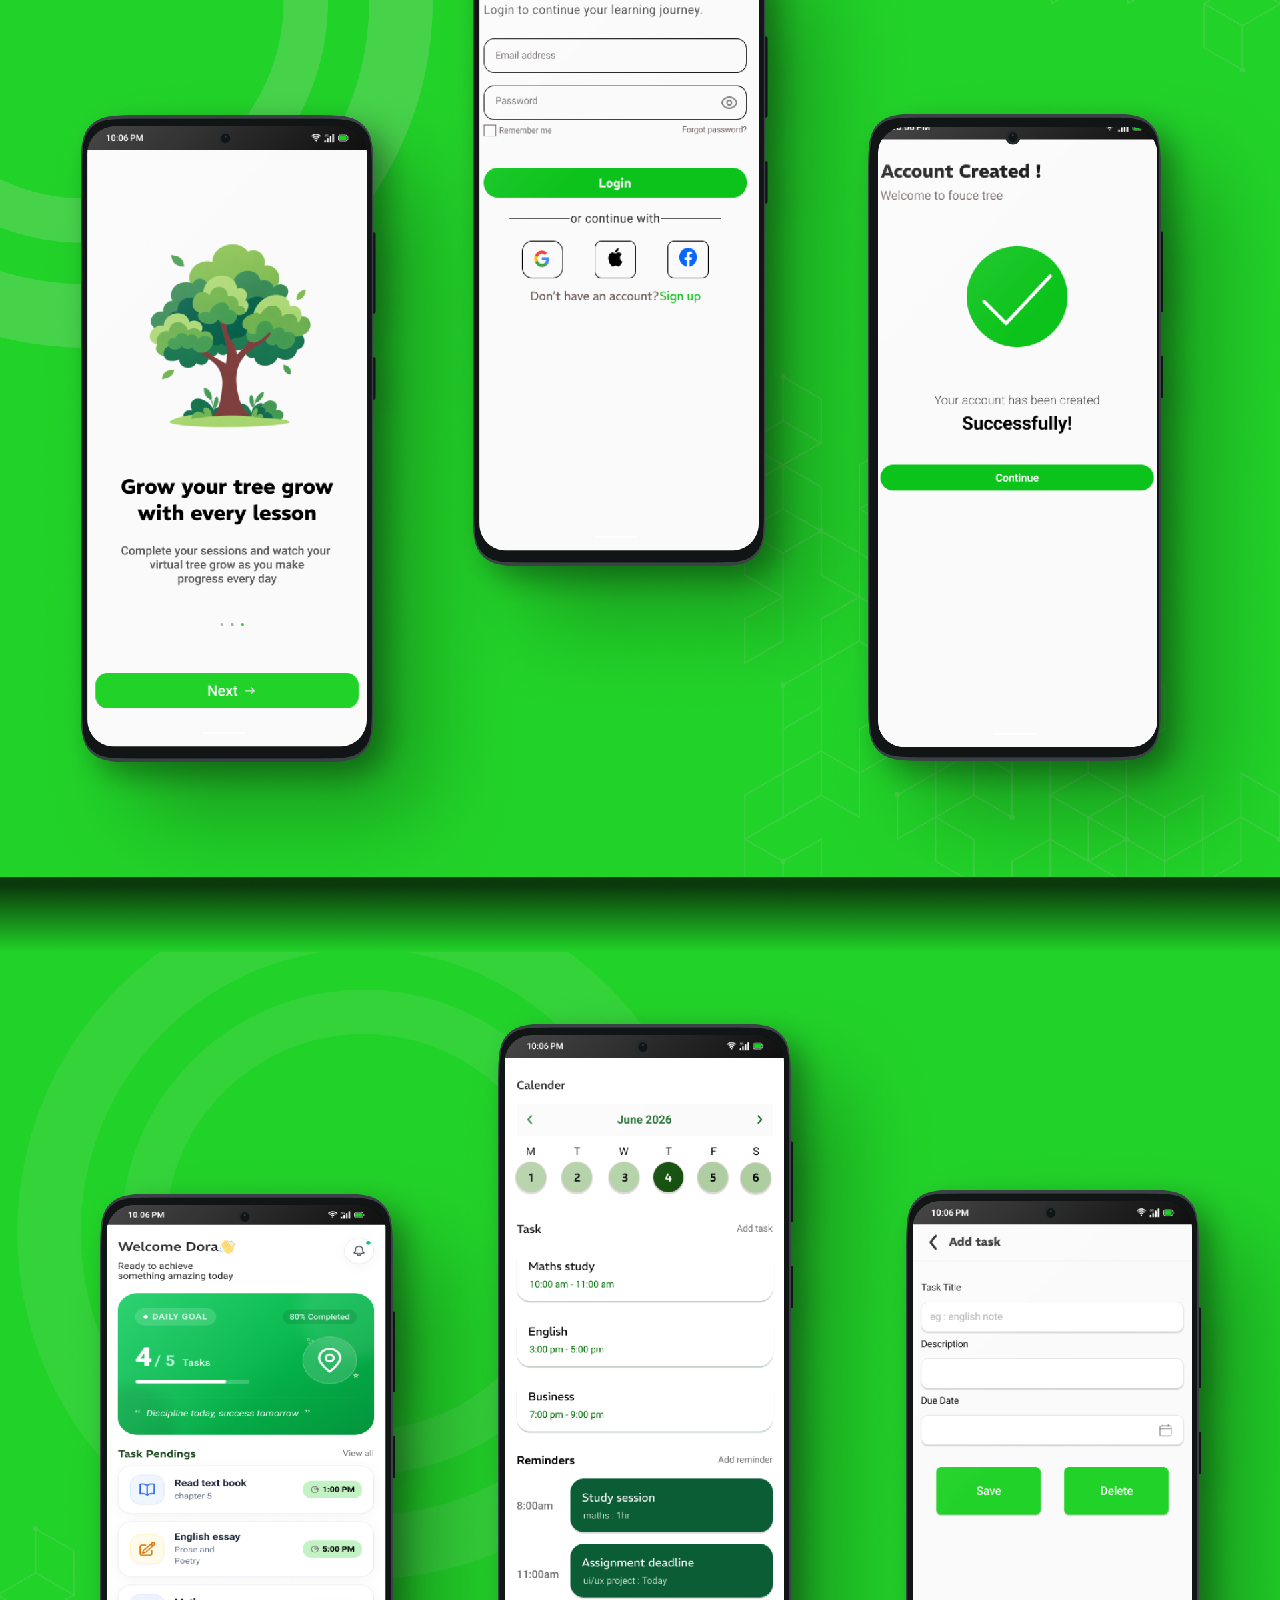
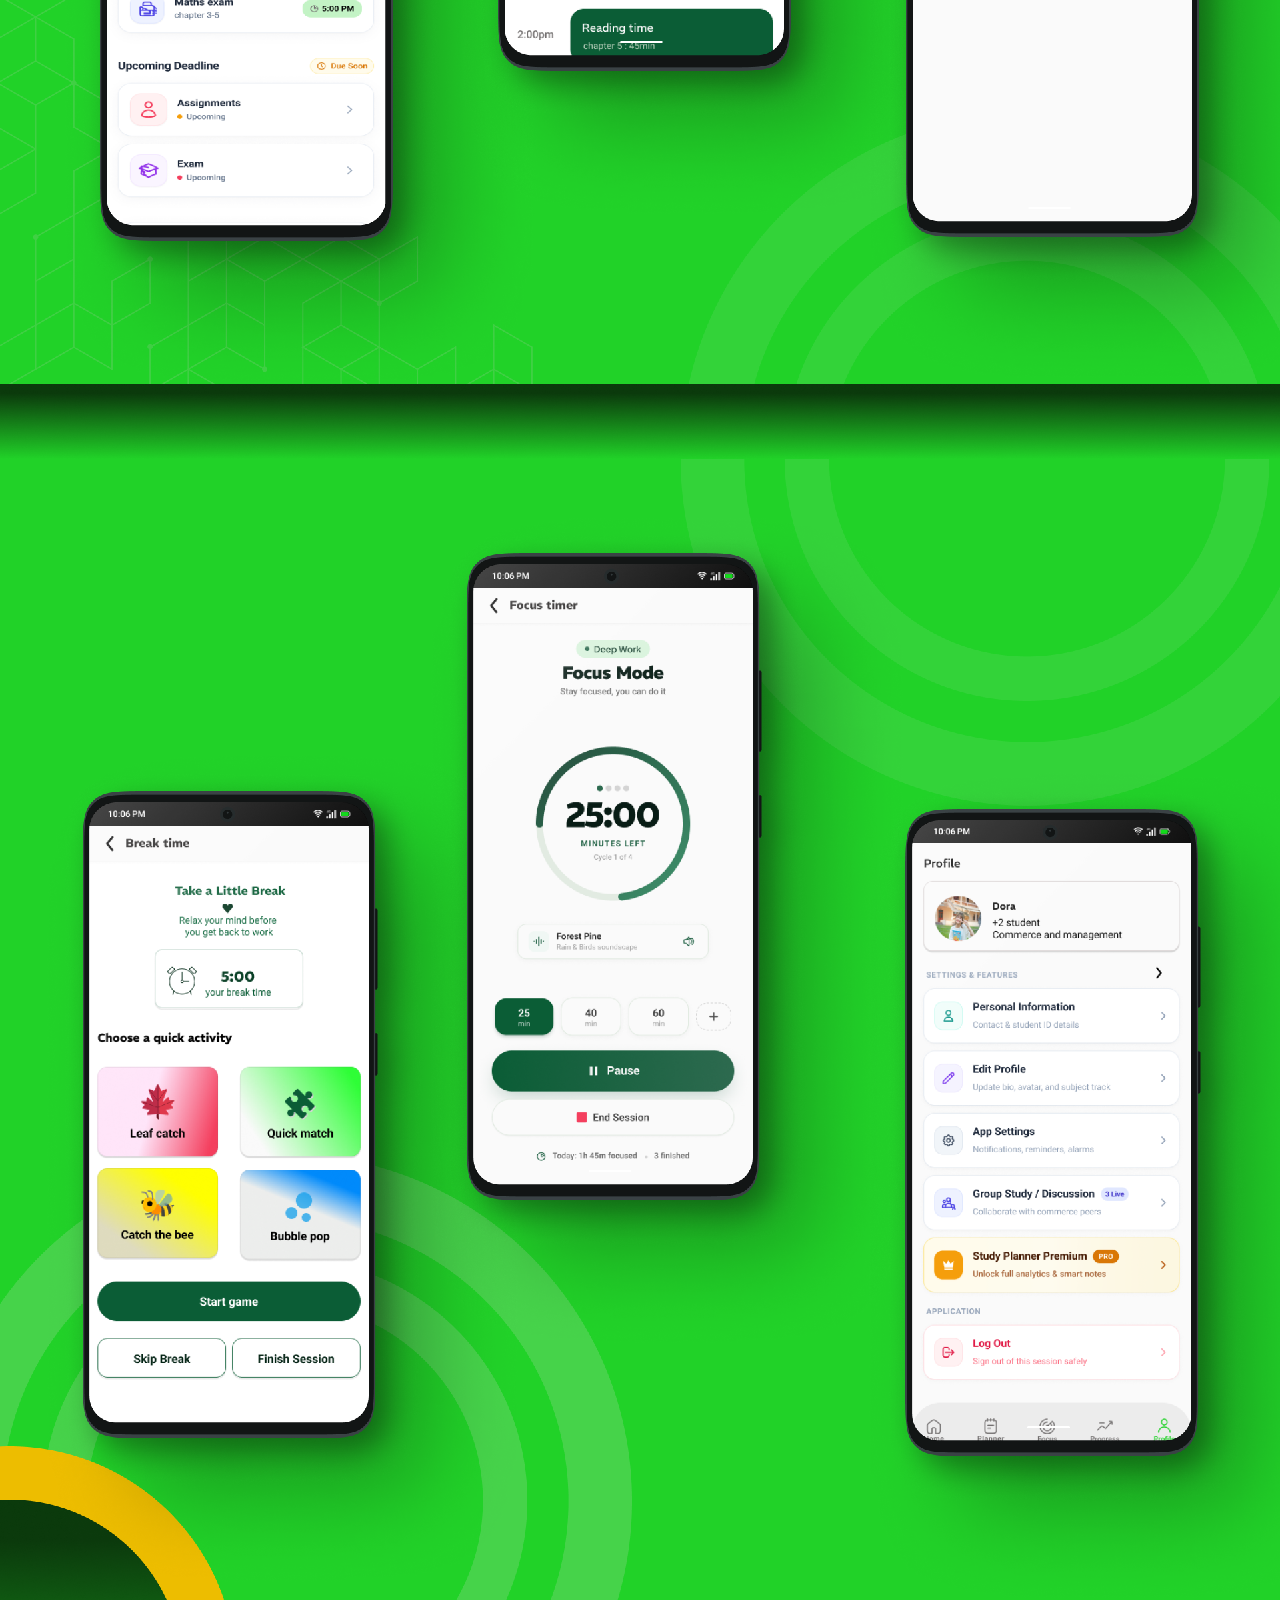
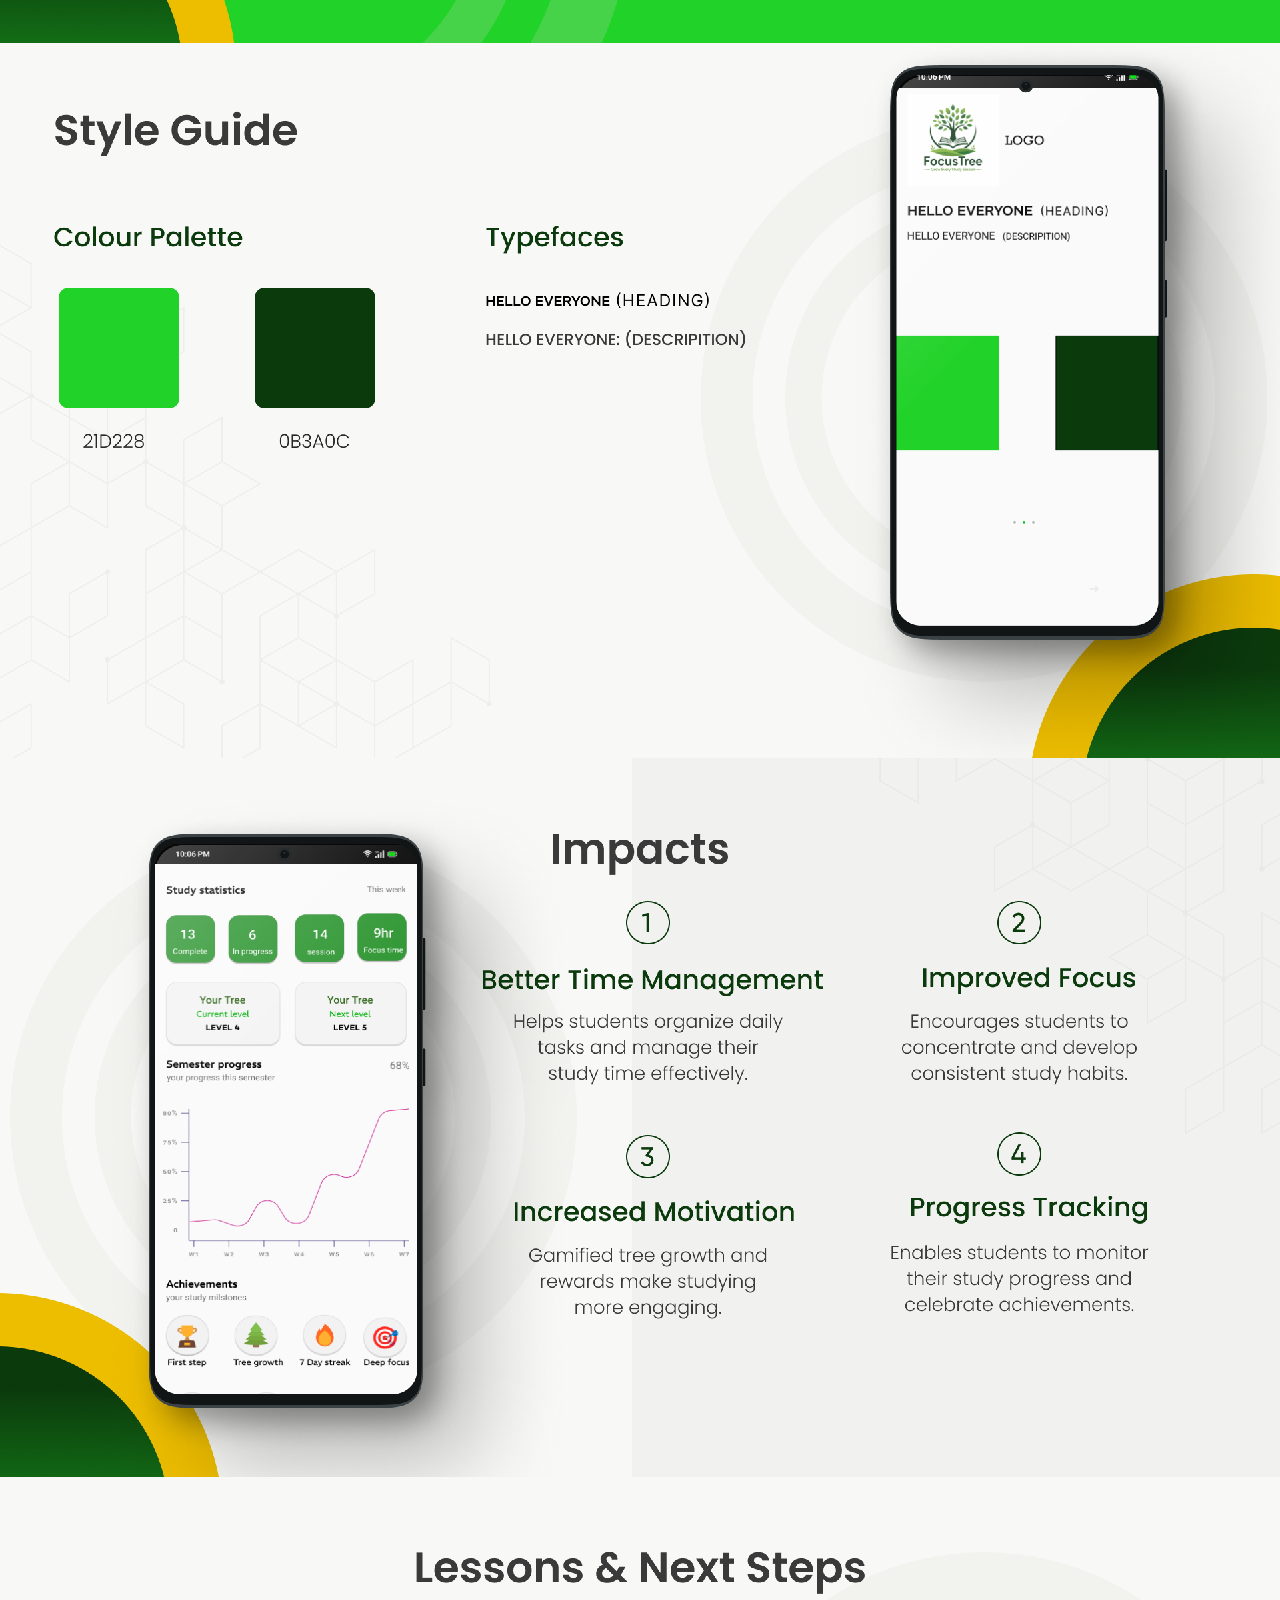
<file: student-productivity.html>
<!DOCTYPE html>
<html lang="en">
<head>
    <meta charset="UTF-8">
    <meta name="viewport" content="width=device-width, initial-scale=1.0">
    <title>Student Productivity App | ALKA</title>

    <style>
        * {
            margin: 0;
            padding: 0;
            box-sizing: border-box;
        }

        body {
            background: #080808;
            font-family: Arial, sans-serif;
        }

        .case-nav {
            height: 80px;
            display: flex;
            align-items: center;
            justify-content: space-between;
            padding: 0 6%;
            background: #080808;
        }

        .logo {
            color: #f2f0ea;
            font-size: 24px;
            font-weight: 700;
            text-decoration: none;
        }

        .logo span {
            color: #a58cff;
        }

        .back-btn {
            color: #f2f0ea;
            text-decoration: none;
            border: 1px solid #444;
            padding: 12px 20px;
            border-radius: 30px;
            transition: 0.3s;
        }

        .back-btn:hover {
            background: #a58cff;
            color: #080808;
            border-color: #a58cff;
        }

        .case-study {
            width: 100%;
            display: flex;
            justify-content: center;
            background: #080808;
        }

        .case-study img {
            width: 100%;
            max-width: 1440px;
            height: auto;
            display: block;
        }

        @media (max-width: 768px) {
            .case-nav {
                height: 65px;
                padding: 0 4%;
            }

            .case-study img {
                width: 100%;
            }
        }
    </style>
</head>

<body>

    <nav class="case-nav">
        <a href="index.html" class="logo">ALKA<span>.</span></a>
        <a href="index.html#projects" class="back-btn">← Back to Projects</a>
    </nav>

    <main class="case-study">
        <img src="images/student-case-study.png"
             alt="Student Productivity App UI UX Case Study">
    </main>

</body>
</html>
</file>
<file: style.css>
* {
    margin: 0;
    padding: 0;
    box-sizing: border-box;
}

html {
    scroll-behavior: smooth;
}

body {
    background: #080808;
    color: #f2f0ea;
    font-family: Arial, Helvetica, sans-serif;
    overflow-x: hidden;
}

a {
    color: inherit;
    text-decoration: none;
}


/* NAVBAR */

.navbar {
    height: 90px;
    padding: 0 6%;
    display: flex;
    justify-content: space-between;
    align-items: center;

    position: absolute;
    width: 100%;
    z-index: 100;
}

.logo {
    font-size: 23px;
    font-weight: bold;
    letter-spacing: 3px;
}

.logo span {
    color: #a58cff;
}

.nav-links {
    display: flex;
    gap: 35px;
}

.nav-links a {
    font-size: 13px;
    color: #aaa;
    transition: .3s;
}

.nav-links a:hover {
    color: white;
}

.talk-btn {
    padding: 11px 20px;
    border: 1px solid #555;
    border-radius: 50px;
    font-size: 12px;
    transition: .3s;
}

.talk-btn:hover {
    background: #f2f0ea;
    color: #111;
}


/* HERO */

.hero {
    min-height: 100vh;
    padding: 150px 6% 70px;

    display: grid;
    grid-template-columns: 1.15fr .85fr;
    align-items: center;

    position: relative;
    overflow: hidden;
}

.hero-left {
    position: relative;
    z-index: 5;
}

.available {
    font-size: 10px;
    letter-spacing: 2px;

    display: flex;
    align-items: center;
    gap: 10px;

    color: #aaa;
    margin-bottom: 45px;
}

.available span {
    width: 8px;
    height: 8px;

    background: #a58cff;
    border-radius: 50%;

    animation: pulse 1.5s infinite;
}

@keyframes pulse {

    50% {
        transform: scale(1.5);
        opacity: .5;
    }

}

.hello {
    font-size: 11px;
    letter-spacing: 4px;
    color: #777;

    margin-bottom: 10px;
}

.hero h1 {
    font-size: clamp(85px, 12vw, 180px);
    line-height: .8;

    letter-spacing: -9px;
}

.hero h2 {
    font-size: clamp(45px, 6vw, 85px);
    font-weight: 400;

    margin-top: 25px;
    letter-spacing: -4px;
}

.hero h2 em {
    color: #a58cff;
    font-family: Georgia, serif;
    font-weight: normal;
}

.hero-description {
    width: 390px;

    color: #888;
    line-height: 1.7;

    margin-top: 35px;
    font-size: 14px;
}

.hero-buttons {
    margin-top: 40px;

    display: flex;
    align-items: center;
    gap: 30px;
}

.main-btn {
    background: #a58cff;
    color: #080808;

    padding: 16px 25px;
    border-radius: 50px;

    font-size: 13px;
    font-weight: bold;

    display: flex;
    gap: 25px;

    transition: .3s;
}

.main-btn:hover {
    transform: translateY(-5px);
}

.text-btn {
    font-size: 13px;
    border-bottom: 1px solid #555;

    padding-bottom: 5px;
}


/* HERO PHOTO */

.hero-right {
    position: relative;

    display: flex;
    justify-content: center;
    align-items: center;

    height: 600px;
}

.photo-frame {
    width: 330px;
    height: 440px;

    background: #171717;

    border-radius: 180px 180px 30px 30px;

    overflow: hidden;
    position: relative;

    z-index: 3;

    border: 1px solid #333;

    transform: rotate(3deg);
}

.alka-photo {
    position: absolute;

    width: 100%;
    height: 100%;

    object-fit: cover;

    z-index: 3;
}

.photo-placeholder {
    position: absolute;
    inset: 0;

    display: flex;
    justify-content: center;
    align-items: center;

    text-align: center;

    color: #555;

    letter-spacing: 3px;
    font-size: 11px;
}

.photo-decoration {
    width: 380px;
    height: 380px;

    position: absolute;

    background: #a58cff;
    border-radius: 50%;

    opacity: .18;
    filter: blur(5px);

    z-index: 1;
}

.designer-tag {
    width: 130px;
    height: 130px;

    border-radius: 50%;

    position: absolute;

    bottom: 60px;
    left: 30px;

    background: #f2f0ea;
    color: #111;

    display: flex;
    flex-direction: column;

    justify-content: center;
    align-items: center;

    text-align: center;

    font-size: 8px;
    letter-spacing: 1px;

    z-index: 5;

    animation: rotateTag 12s linear infinite;
}

.designer-tag span {
    font-size: 25px;
    margin-bottom: 5px;
}

@keyframes rotateTag {

    to {
        transform: rotate(360deg);
    }

}

.small-card {
    position: absolute;

    top: 65px;
    right: 0;

    padding: 15px;

    background: rgba(255,255,255,.06);

    border: 1px solid #333;

    backdrop-filter: blur(10px);

    z-index: 5;
}

.small-card strong {
    color: #a58cff;
    display: block;

    margin-bottom: 8px;
}

.small-card span {
    font-size: 8px;
    letter-spacing: 2px;
    line-height: 1.5;
}

.scroll {
    position: absolute;

    bottom: 35px;
    left: 6%;

    font-size: 8px;
    letter-spacing: 2px;

    color: #666;

    display: flex;
    align-items: center;
    gap: 15px;
}

.scroll span {
    width: 60px;
    height: 1px;

    background: #555;
}


/* GLOW */

.hero-glow {
    position: absolute;
    border-radius: 50%;

    filter: blur(80px);
}

.glow-one {
    width: 350px;
    height: 350px;

    background: #5c3cff;

    right: -150px;
    top: -100px;

    opacity: .12;
}

.glow-two {
    width: 300px;
    height: 300px;

    background: #864fff;

    left: 30%;
    bottom: -180px;

    opacity: .08;
}


/* TICKER */

.ticker {
    overflow: hidden;

    background: #a58cff;
    color: #090909;

    padding: 16px 0;

    white-space: nowrap;
}

.ticker-text {
    display: inline-block;

    font-size: 11px;
    font-weight: bold;

    letter-spacing: 3px;

    animation: ticker 20s linear infinite;
}

@keyframes ticker {

    from {
        transform: translateX(0);
    }

    to {
        transform: translateX(-40%);
    }

}


/* SECTIONS */

.section {
    padding: 130px 6%;
}

.section-label {
    display: flex;
    gap: 15px;

    font-size: 10px;
    letter-spacing: 2px;

    color: #777;

    margin-bottom: 70px;
}

.section-label span {
    color: #a58cff;
}


/* ABOUT */

.about {
    background: #0d0d0d;
}

.about-grid {
    display: grid;

    grid-template-columns: 1.3fr .7fr;

    gap: 100px;
}

.about-title h2 {
    font-size: clamp(55px, 7vw, 100px);

    font-weight: 400;

    line-height: .95;
    letter-spacing: -5px;
}

.about-title em {
    display: block;

    font-family: Georgia, serif;

    color: #a58cff;

    font-weight: normal;
}

.about-content p {
    color: #888;

    line-height: 1.8;

    font-size: 14px;

    margin-bottom: 20px;
}

.skills {
    margin-top: 35px;

    display: flex;
    flex-wrap: wrap;

    gap: 8px;
}

.skills span {
    border: 1px solid #333;

    padding: 9px 14px;

    border-radius: 30px;

    color: #aaa;

    font-size: 10px;
}


/* PROJECTS */

.projects {
    background: #080808;
}

.projects-heading {
    margin-bottom: 70px;
}

.projects-heading h2 {
    font-size: clamp(60px, 8vw, 115px);

    font-weight: 400;

    letter-spacing: -6px;

    line-height: .9;
}

.projects-heading h2 em {
    font-family: Georgia, serif;

    color: #a58cff;

    font-weight: normal;
}

.projects-heading > p {
    width: 350px;

    margin-top: 30px;

    color: #777;

    line-height: 1.7;

    font-size: 13px;
}


/* PROJECT CARD */

.project-card {
    background: #111;

    border: 1px solid #222;

    border-radius: 25px;

    padding: 55px;

    margin-bottom: 25px;

    position: relative;

    overflow: hidden;

    transition: .4s;
}

.project-card:hover {
    border-color: #444;

    transform: translateY(-5px);
}

.featured,
.sippa,
.website-project {

    min-height: 600px;

    display: grid;

    grid-template-columns: .8fr 1.2fr;

    gap: 50px;
}

.project-text {
    align-self: center;
}

.project-meta {
    display: flex;

    gap: 20px;

    color: #777;

    font-size: 9px;

    letter-spacing: 2px;

    margin-bottom: 55px;
}

.project-meta span:first-child {
    color: #a58cff;
}

.project-card h3 {
    font-size: clamp(50px, 5vw, 75px);

    font-weight: 400;

    letter-spacing: -4px;

    line-height: .95;
}

.project-card h3 em {
    display: block;

    color: #a58cff;

    font-family: Georgia, serif;

    font-weight: normal;
}

.project-text > p {
    max-width: 330px;

    margin-top: 30px;

    color: #777;

    font-size: 13px;

    line-height: 1.7;
}

.project-btn {
    display: inline-flex;

    gap: 30px;

    margin-top: 40px;

    border-bottom: 1px solid #555;

    padding-bottom: 7px;

    font-size: 12px;
}

.project-btn span {
    color: #a58cff;
}


/* MOCKUPS */

.project-image,
.small-mockup {

    position: relative;

    overflow: hidden;

    border-radius: 18px;

    background: #171717;
}

.project-image {
    height: 490px;
}

.project-image img,
.small-mockup img {

    position: absolute;

    width: 100%;
    height: 100%;

    object-fit: contain;

    z-index: 3;

    transition: .5s;
}

.project-card:hover img {
    transform: scale(1.03);
}

.mockup-placeholder {

    position: absolute;

    inset: 0;

    display: flex;

    justify-content: center;
    align-items: center;

    text-align: center;

    color: #444;

    font-size: 10px;

    letter-spacing: 2px;

    border: 1px dashed #333;

    border-radius: 18px;
}


/* PROJECT ROW */

.project-row {
    display: grid;

    grid-template-columns: 1fr 1fr;

    gap: 25px;
}

.small-project {
    min-height: 680px;
}

.small-project h3 {
    font-size: 55px;
}

.small-mockup {
    height: 360px;

    margin-top: 40px;
}


/* PERFUME */

.perfume {
    background:
        linear-gradient(
            145deg,
            #151213,
            #0e0e0e
        );
}


/* SIPPA */

.sippa {
    background:
        linear-gradient(
            135deg,
            #17130c,
            #0d0d0d
        );
}

.sippa h3 em {
    color: #ffad45;
}

.sippa .project-btn span,
.sippa .project-meta span:first-child {
    color: #ffad45;
}


/* WEBSITE */

.website-project {
    background:
        linear-gradient(
            135deg,
            #101016,
            #0d0d0d
        );
}


/* CONTACT */

.contact {

    min-height: 90vh;

    padding: 120px 6% 40px;

    background: #a58cff;

    color: #080808;

    display: flex;

    flex-direction: column;

    justify-content: center;
}

.contact-label {

    font-size: 10px;

    letter-spacing: 2px;

    margin-bottom: 50px;
}

.contact h2 {

    font-size: clamp(65px, 9vw, 135px);

    line-height: .85;

    font-weight: 500;

    letter-spacing: -7px;
}

.contact h2 em {

    font-family: Georgia, serif;

    font-weight: normal;
}

.email {

    width: fit-content;

    margin-top: 60px;

    font-size: 18px;

    border-bottom: 1px solid #111;

    padding-bottom: 7px;
}

.footer {

    margin-top: auto;

    padding-top: 80px;

    display: flex;

    justify-content: space-between;
}

.footer-logo {

    font-size: 23px;

    font-weight: bold;

    letter-spacing: 3px;
}

.footer-links {

    display: flex;

    gap: 30px;

    font-size: 11px;
}


/* REVEAL */

.reveal {

    opacity: 0;

    transform: translateY(60px);

    transition:
        opacity .8s ease,
        transform .8s ease;
}

.reveal.show {

    opacity: 1;

    transform: translateY(0);
}


/* MOBILE */

@media(max-width: 800px) {

    .navbar {
        padding: 0 5%;
    }

    .nav-links {
        display: none;
    }

    .hero {

        padding:
            130px 5%
            70px;

        grid-template-columns: 1fr;
    }

    .hero h1 {

        font-size: 85px;

        letter-spacing: -6px;
    }

    .hero h2 {

        font-size: 45px;

        letter-spacing: -2px;
    }

    .hero-description {
        width: 90%;
    }

    .hero-right {

        height: 520px;

        margin-top: 40px;
    }

    .photo-frame {

        width: 270px;

        height: 370px;
    }

    .designer-tag {

        width: 95px;

        height: 95px;

        left: 0;
    }

    .section {
        padding: 90px 5%;
    }

    .about-grid {

        grid-template-columns: 1fr;

        gap: 50px;
    }

    .project-row {

        grid-template-columns: 1fr;
    }

    .featured,
    .sippa,
    .website-project {

        grid-template-columns: 1fr;

        padding: 35px 25px;
    }

    .project-card {

        padding: 35px 25px;
    }

    .project-image {

        height: 350px;

        margin-top: 40px;
    }

    .small-project {

        min-height: auto;
    }

    .small-mockup {

        height: 350px;
    }

    .contact {

        padding-left: 5%;

        padding-right: 5%;
    }

} /* STUDENT APP - 3 MOCKUPS */

.app-screens {
    width: 100%;
    height: 100%;

    display: flex;
    justify-content: center;
    align-items: center;

    position: relative;
    gap: 0;
}

.app-screens img {
    width: 31%;
    height: auto;

    object-fit: contain;
    border-radius: 18px;

    transition: 0.4s ease;

    filter: drop-shadow(0 20px 25px rgba(0,0,0,0.45));
}

/* LEFT MOCKUP */
.app-screens img:nth-child(1) {
    transform: translateX(25px) rotate(-7deg) scale(0.90);
    z-index: 1;
}

/* CENTER MOCKUP */
.app-screens img:nth-child(2) {
    transform: translateY(-15px) scale(1.08);
    z-index: 3;
}

/* RIGHT MOCKUP */
.app-screens img:nth-child(3) {
    transform: translateX(-25px) rotate(7deg) scale(0.90);
    z-index: 1;
}

/* HOVER EFFECT */
.app-screens:hover img:nth-child(1) {
    transform: translateX(5px) rotate(-9deg) scale(0.92);
}

.app-screens:hover img:nth-child(2) {
    transform: translateY(-25px) scale(1.12);
}

.app-screens:hover img:nth-child(3) {
    transform: translateX(-5px) rotate(9deg) scale(0.92);
}/* AUTO FLOAT ANIMATION */

.app-screens img:nth-child(1) {
    animation: floatLeft 3s ease-in-out infinite;
}

.app-screens img:nth-child(2) {
    animation: floatCenter 3.5s ease-in-out infinite;
}

.app-screens img:nth-child(3) {
    animation: floatRight 3s ease-in-out infinite;
}

@keyframes floatLeft {
    0%, 100% {
        transform: translate(25px, 10px) rotate(-7deg) scale(.90);
    }
    50% {
        transform: translate(25px, -15px) rotate(-7deg) scale(.90);
    }
}

@keyframes floatCenter {
    0%, 100% {
        transform: translateY(-15px) scale(1.08);
    }
    50% {
        transform: translateY(-35px) scale(1.08);
    }
}

@keyframes floatRight {
    0%, 100% {
        transform: translate(-25px, 10px) rotate(7deg) scale(.90);
    }
    50% {
        transform: translate(-25px, -15px) rotate(7deg) scale(.90);
    }
} /* FIX - SHOW ALL 3 MOCKUPS */

.app-screens {
    width: 100%;
    height: 100%;
    display: flex;
    justify-content: center;
    align-items: center;
    gap: 25px;
    overflow: visible;
}

.app-screens img {
    position: relative !important;
    width: 28% !important;
    height: auto !important;
    object-fit: contain;
}

/* LEFT */
.app-screens img:nth-child(1) {
    animation: phone1 3s ease-in-out infinite;
}

/* CENTER */
.app-screens img:nth-child(2) {
    animation: phone2 3.4s ease-in-out infinite;
}

/* RIGHT */
.app-screens img:nth-child(3) {
    animation: phone3 3.2s ease-in-out infinite;
}

@keyframes phone1 {
    0%,100% { transform: translateY(15px) rotate(-5deg); }
    50% { transform: translateY(-10px) rotate(-5deg); }
}

@keyframes phone2 {
    0%,100% { transform: translateY(-10px); }
    50% { transform: translateY(-30px); }
}

@keyframes phone3 {
    0%,100% { transform: translateY(15px) rotate(5deg); }
    50% { transform: translateY(-10px) rotate(5deg); }
} /* SECOND APP - 2 SCREEN ANIMATION */

.second-app-screens {
    width: 100%;
    height: 100%;
    display: flex;
    justify-content: center;
    align-items: center;
    gap: 35px;
    overflow: visible;
}

.second-app-screens img {
    position: relative !important;
    width: 34% !important;
    height: auto !important;
    object-fit: contain;
    filter: drop-shadow(0 20px 25px rgba(0,0,0,0.45));
}

/* LEFT PHONE */
.second-app-screens img:nth-child(1) {
    animation: secondPhone1 3s ease-in-out infinite;
}

/* RIGHT PHONE */
.second-app-screens img:nth-child(2) {
    animation: secondPhone2 3.4s ease-in-out infinite;
}

@keyframes secondPhone1 {
    0%, 100% {
        transform: translateY(15px) rotate(-5deg);
    }
    50% {
        transform: translateY(-15px) rotate(-5deg);
    }
}

@keyframes secondPhone2 {
    0%, 100% {
        transform: translateY(-10px) rotate(5deg);
    }
    50% {
        transform: translateY(-35px) rotate(5deg);
    }
} /* PET ADOPTION - 3 MOCKUP ANIMATION */

.pet-screens {
    width: 100%;
    height: 100%;
    display: flex;
    justify-content: center;
    align-items: center;
    gap: 22px;
    overflow: visible;
}

.pet-screens img {
    position: relative !important;
    width: 28% !important;
    height: auto !important;
    object-fit: contain;
    filter: drop-shadow(0 20px 25px rgba(0,0,0,0.45));
}

.pet-screens img:nth-child(1) {
    animation: petLeft 3s ease-in-out infinite;
}

.pet-screens img:nth-child(2) {
    animation: petCenter 3.5s ease-in-out infinite;
}

.pet-screens img:nth-child(3) {
    animation: petRight 3.2s ease-in-out infinite;
}

@keyframes petLeft {
    0%, 100% { transform: translateY(15px) rotate(-5deg); }
    50% { transform: translateY(-12px) rotate(-5deg); }
}

@keyframes petCenter {
    0%, 100% { transform: translateY(-10px); }
    50% { transform: translateY(-35px); }
}

@keyframes petRight {
    0%, 100% { transform: translateY(15px) rotate(5deg); }
    50% { transform: translateY(-12px) rotate(5deg); }
} /* ================= SERVICES ================= */

.services-section {
    padding: 120px 6%;
    background: #080808;
    position: relative;
}

.services-heading {
    max-width: 850px;
    margin-bottom: 65px;
}

.services-heading .section-number {
    color: #a58cff;
    font-size: 12px;
    letter-spacing: 3px;
    font-weight: 700;
}

.services-heading h2 {
    font-size: clamp(55px, 7vw, 95px);
    line-height: 1;
    margin: 18px 0 25px;
    letter-spacing: -5px;
    color: #f2f0ea;
}

.services-heading h2 em {
    color: #a58cff;
    font-family: Georgia, serif;
    font-weight: normal;
}

.services-heading p {
    max-width: 700px;
    color: #999;
    font-size: 15px;
    line-height: 1.8;
}


/* 3 CARDS PER ROW */

.services-grid {
    display: grid;
    grid-template-columns: repeat(3, 1fr);
    gap: 18px;
}


/* CARD */

.service-card {
    min-height: 330px;
    padding: 35px 30px;

    background: #111111;
    border: 1px solid #252525;
    border-radius: 22px;

    position: relative;
    overflow: hidden;

    transition:
        transform 0.4s ease,
        border-color 0.4s ease,
        background 0.4s ease;
}


/* NUMBER */

.service-no {
    position: absolute;
    right: 25px;
    top: 25px;

    font-size: 11px;
    color: #555;
    letter-spacing: 2px;
}


/* ICON */

.service-icon {
    width: 52px;
    height: 52px;

    display: flex;
    justify-content: center;
    align-items: center;

    border-radius: 50%;

    background: rgba(165, 140, 255, 0.10);
    color: #a58cff;

    font-size: 25px;

    margin-bottom: 35px;
}


/* TITLE */

.service-card h3 {
    color: #f2f0ea;
    font-size: 21px;
    margin-bottom: 15px;
}


/* DESCRIPTION */

.service-card p {
    color: #999;
    font-size: 14px;
    line-height: 1.7;
    margin-bottom: 20px;
}


/* LIST */

.service-card ul {
    list-style: none;
    padding: 0;
    margin: 0;
}

.service-card li {
    color: #777;
    font-size: 13px;
    margin: 9px 0;
}

.service-card li::before {
    content: "↗";
    color: #a58cff;
    margin-right: 9px;
}


/* FEATURED MIDDLE CARD */

.featured-service {
    border-color: #a58cff;
    background:
        linear-gradient(
            145deg,
            rgba(165, 140, 255, 0.10),
            #111111
        );
}


/* HOVER */

.service-card:hover {
    transform: translateY(-10px);
    border-color: #a58cff;
    background: #151515;
}

.service-card:hover .service-icon {
    transform: rotate(10deg) scale(1.1);
}

.service-icon {
    transition: 0.4s ease;
}


/* MOBILE */

@media (max-width: 900px) {

    .services-grid {
        grid-template-columns: repeat(2, 1fr);
    }

}

@media (max-width: 600px) {

    .services-section {
        padding: 80px 5%;
    }

    .services-grid {
        grid-template-columns: 1fr;
    }

    .services-heading h2 {
        letter-spacing: -3px;
    }

} /* ================= TOOLS & SKILLS ================= */

.skills-section {
    padding: 110px 6%;
    background: #080808;
}

.skills-heading {
    text-align: center;
    margin-bottom: 55px;
}

.skills-heading span {
    color: #a58cff;
    font-size: 12px;
    font-weight: 700;
    letter-spacing: 3px;
}

.skills-heading h2 {
    color: #f2f0ea;
    font-size: clamp(45px, 6vw, 75px);
    margin: 15px 0;
    letter-spacing: -3px;
}

.skills-heading h2 em {
    color: #a58cff;
    font-family: Georgia, serif;
    font-weight: normal;
}

.skills-heading p {
    color: #888;
    font-size: 14px;
}


/* GRID */

.skills-grid {
    max-width: 1100px;
    margin: auto;

    display: grid;
    grid-template-columns: repeat(5, 1fr);
    gap: 16px;
}


/* CARD */

.skill-card {
    height: 155px;

    background: #111;
    border: 1px solid #242424;
    border-radius: 18px;

    display: flex;
    flex-direction: column;
    justify-content: center;
    align-items: center;

    transition: 0.35s ease;
}

.skill-card:hover {
    transform: translateY(-8px);
    border-color: #a58cff;
    background: #151515;
}


/* ICON */

.skill-icon {
    width: 52px;
    height: 52px;

    display: flex;
    justify-content: center;
    align-items: center;

    border-radius: 13px;

    margin-bottom: 14px;

    color: #a58cff;
    background: rgba(165, 140, 255, 0.12);

    font-size: 19px;
    font-weight: 700;

    transition: 0.35s ease;
}

.skill-card:hover .skill-icon {
    transform: scale(1.12) rotate(-4deg);
}


/* TOOL ICON STYLES */

.figma {
    color: #f2f0ea;
    background: linear-gradient(135deg, #a58cff, #292929);
}

.photoshop {
    color: #74cfff;
    border: 2px solid #31a8ff;
    background: #071e34;
}

.illustrator {
    color: #ff9a32;
    border: 2px solid #ff9a32;
    background: #2b1600;
}

.html {
    color: #ff765c;
}

.css {
    color: #68a8ff;
}

.bootstrap {
    color: #b994ff;
}

.javascript {
    color: #f1dc50;
}

.github {
    color: #ffffff;
}


/* TEXT */

.skill-card h3 {
    color: #f2f0ea;
    font-size: 14px;
    font-weight: 600;
}


/* TABLET */

@media (max-width: 900px) {

    .skills-grid {
        grid-template-columns: repeat(3, 1fr);
    }

}


/* MOBILE */

@media (max-width: 600px) {

    .skills-grid {
        grid-template-columns: repeat(2, 1fr);
    }

    .skill-card {
        height: 135px;
    }

} .skill-icon i {
    font-size: 30px;
}

.figma {
    color: #f2f0ea;
}

.html {
    color: #ff765c;
}

.css {
    color: #68a8ff;
}

.bootstrap {
    color: #a58cff;
}

.javascript {
    color: #f1dc50;
}

.github {
    color: #ffffff;
}

.wireframe,
.prototype {
    color: #a58cff;
} .skills-grid {
    display: grid !important;
    grid-template-columns: repeat(5, 1fr) !important;
    gap: 20px !important;
}

.skills-grid .skill-card {
    display: flex !important;
    flex-direction: column !important;
    align-items: center !important;
    justify-content: center !important;
}

.skills-grid .skill-icon {
    display: flex !important;
    align-items: center !important;
    justify-content: center !important;
    width: 52px !important;
    height: 52px !important;
    margin-bottom: 14px !important;
}

.skills-grid .skill-icon i {
    font-size: 30px !important;
}
.skills-grid {
    width: 100% !important;
    max-width: 1100px !important;
    margin: 0 auto !important;

    display: grid !important;
    grid-template-columns: repeat(5, 1fr) !important;
    gap: 20px !important;
}

.skills-grid .skill-card {
    width: 100% !important;
    height: 155px !important;

    display: flex !important;
    flex-direction: column !important;
    align-items: center !important;
    justify-content: center !important;

    position: relative !important;
}

.skills-grid .skill-icon {
    position: relative !important;
    width: 54px !important;
    height: 54px !important;

    display: flex !important;
    align-items: center !important;
    justify-content: center !important;

    margin: 0 0 14px 0 !important;
}

.skills-grid .skill-card h3 {
    position: relative !important;
    margin: 0 !important;
}

@media (max-width: 900px) {
    .skills-grid {
        grid-template-columns: repeat(3, 1fr) !important;
    }
}

@media (max-width: 600px) {
    .skills-grid {
        grid-template-columns: repeat(2, 1fr) !important;
    }
}
</file>
